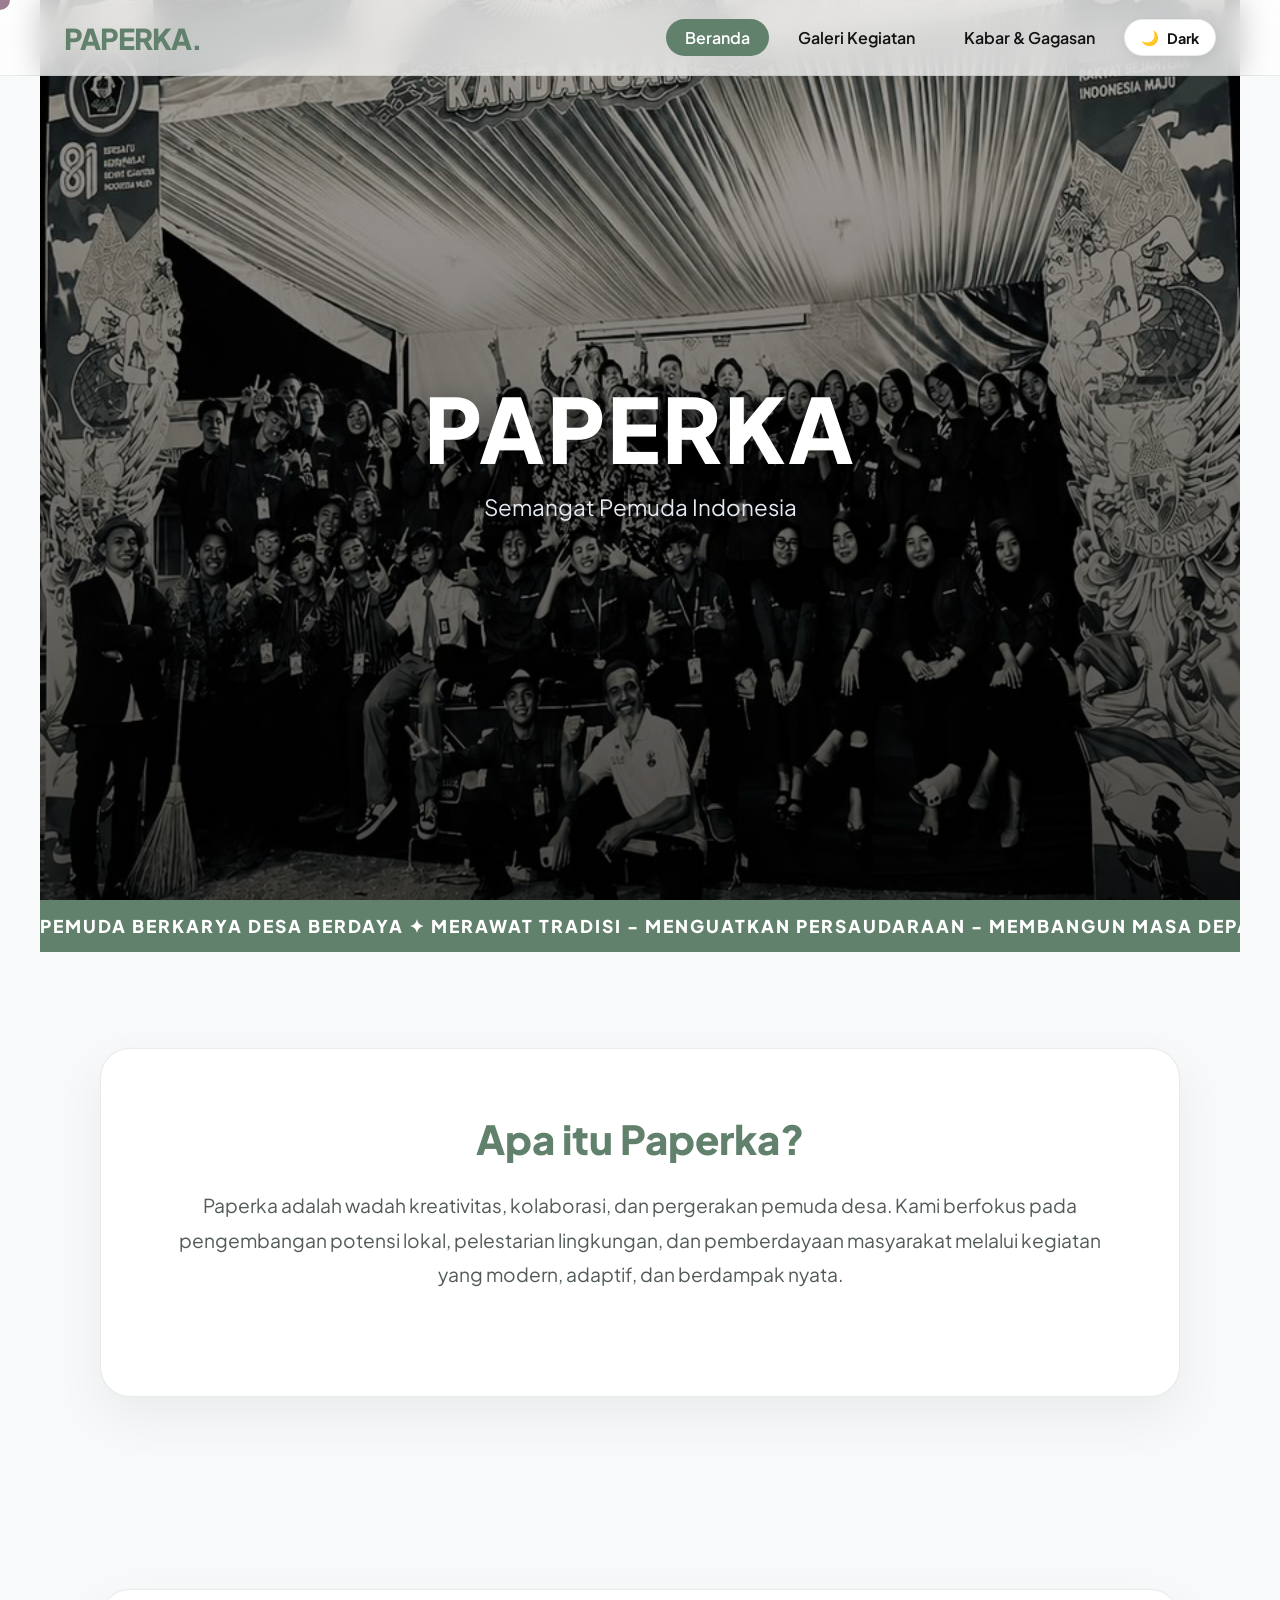
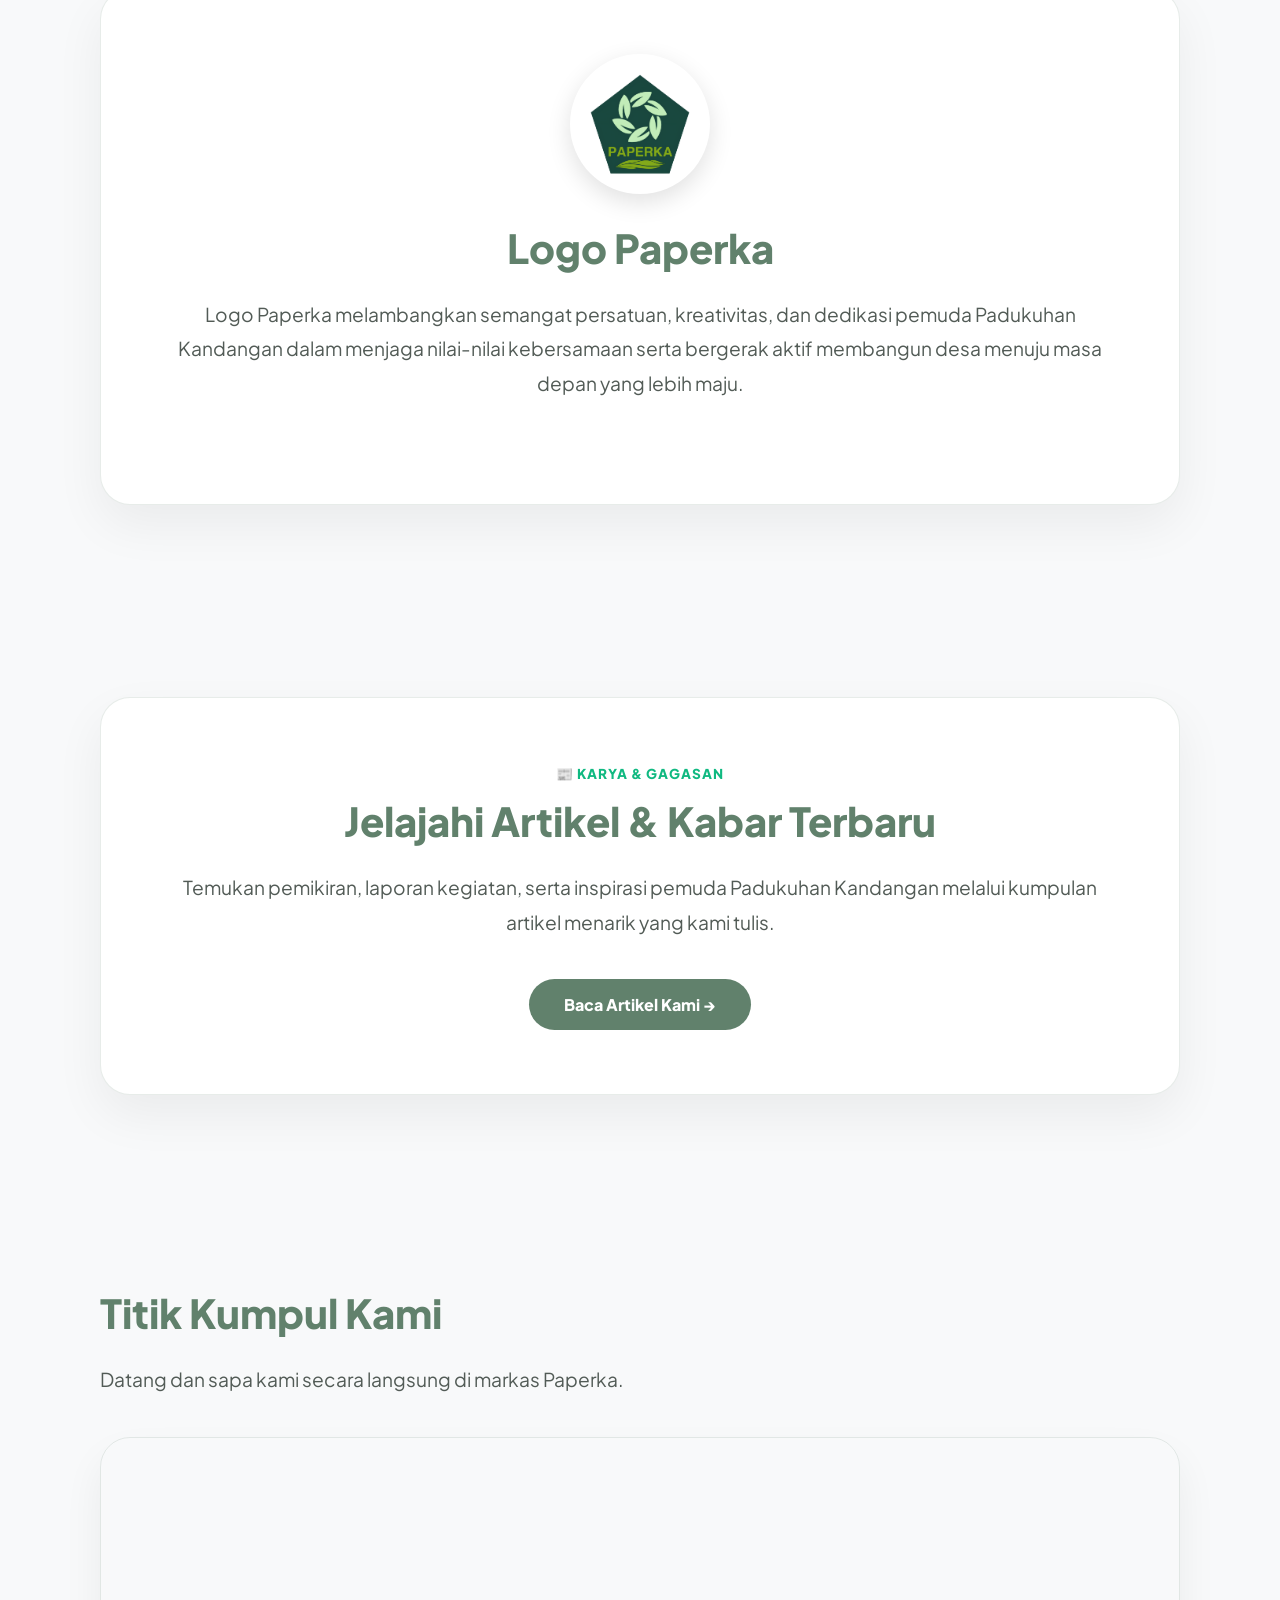
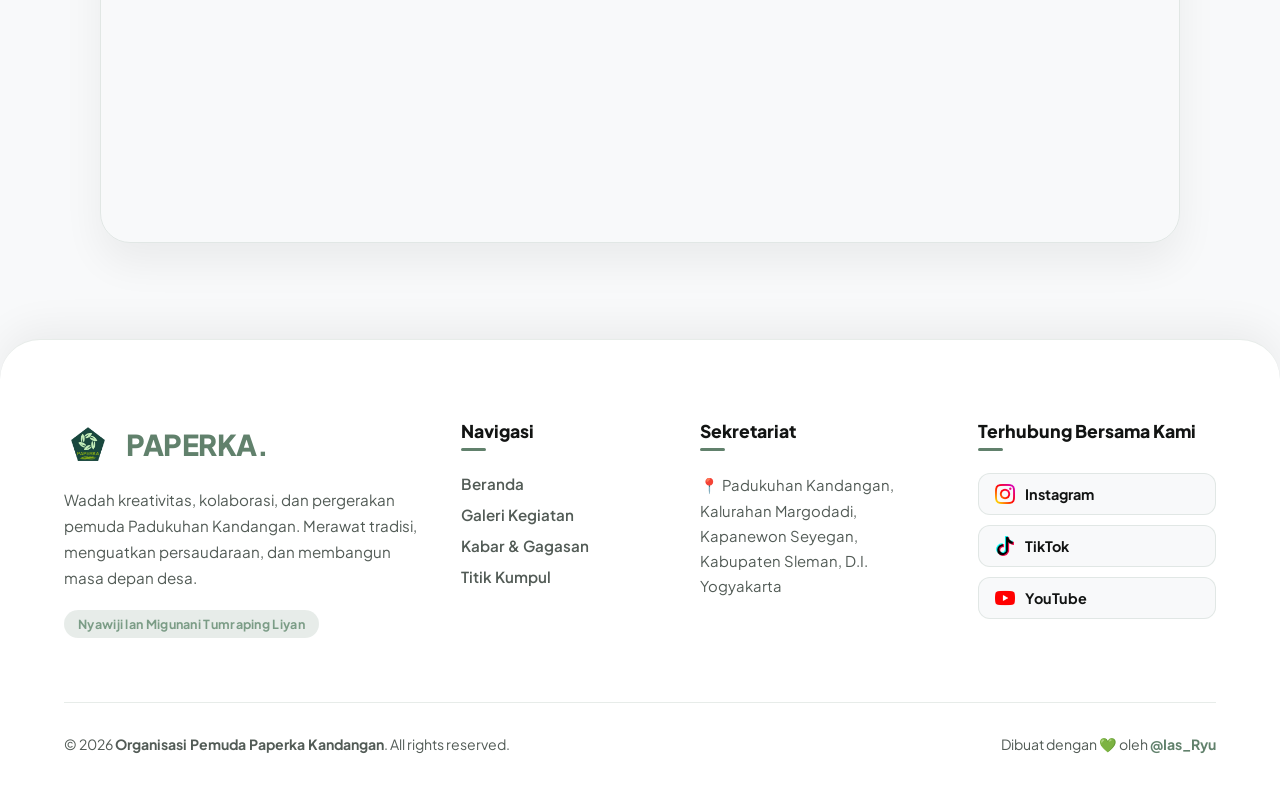
<file: index.html>
<!DOCTYPE html>
<html lang="id">
<head>
    <meta charset="UTF-8">
    <script>
        if (location.hostname !== 'paperka.my.id' && location.hostname.endsWith('github.io')) {
            location.replace('https://paperka.my.id' + location.pathname + location.search + location.hash);
        }
    </script>
    <meta name="description" content="Paperka adalah wadah kreativitas, kolaborasi, dan pergerakan pemuda desa Kandangan.">
    <meta property="og:title" content="Paperka Kandangan">
    <meta property="og:description" content="Wadah kreativitas, kolaborasi, dan pergerakan pemuda desa Kandangan.">
    <meta property="og:image" content="https://paperka.my.id/asset/bg.jpg">
    <meta property="og:type" content="website">
    <link rel="icon" type="image/png" href="/asset/icon.png">

    <!-- Mengizinkan robot Google mengindeks halaman ini -->
    <meta name="robots" content="index, follow">
    <!-- Tautan resmi halaman -->
    <link rel="canonical" href="https://paperka.my.id/">
    <meta name="viewport" content="width=device-width, initial-scale=1.0">
    <title>Beranda - Paperka</title>
    <!-- Koneksi ke CSS -->
    <link rel="stylesheet" href="/style.css">
    <!-- Font -->
    <link href="https://fonts.googleapis.com/css2?family=Plus+Jakarta+Sans:wght@400;600;800;900&display=swap" rel="stylesheet">
    <!-- Script -->
    <script type="application/ld+json">
{
  "@context": "https://schema.org",
  "@type": "Organization",
  "name": "Paperka Kandangan",
  "alternateName": "Paperka Kandangan",
  "url": "https://paperka.my.id",
  "logo": "https://paperka.my.id/asset/icon.png",
  "description": "Wadah kreativitas, kolaborasi, dan pergerakan pemuda Desa Kandangan.",
  "telephone": "+62xxxxxxxxxx",
  "email": "paperkakandangan@gmail.com",
  "address": {
    "@type": "PostalAddress",
    "addressLocality": "Kandangan",
    "addressCountry": "ID"
  },
  "sameAs": [
    "https://www.instagram.com/kandanganpaperka",
    "https://www.tiktok.com/@paperkakandangan",
    "https://youtube.com/@paperkakandangan"
  ]
}
</script>
</head>
<body>

    <!-- Custom Cursor -->
    <div class="custom-cursor"></div>

    <!-- Navigasi -->
    <nav class="navbar">
        <div class="nav-container">
            <a href="/" class="logo">PAPERKA.</a>
            
            <div class="menu-toggle" id="mobile-menu" aria-label="Buka Menu Navigasi" role="button" tabindex="0">
                <span class="bar"></span>
                <span class="bar"></span>
                <span class="bar"></span>
            </div>

            <ul class="nav-menu">
                <li class="nav-logo-item">
                    <img src="/asset/icon.png" alt="Logo Paperka" class="nav-menu-logo">
                </li>
                <li><a href="/" class="nav-links active hover-target">Beranda</a></li>
                <li><a href="/galeri" class="nav-links hover-target">Galeri Kegiatan</a></li>
                <li><a href="/artikel" class="nav-links hover-target">Kabar & Gagasan</a></li>
                <!-- Tombol Switch Dark/Light Mode -->
                <li>
                    <button class="theme-toggle-btn hover-target" id="themeToggle" aria-label="Toggle Theme">
                        <span class="theme-icon">🌙</span>
                        <span class="theme-text">Dark</span>
                    </button>
                </li>
                <li class="nav-credit-item">
                    <span class="nav-credit-text">Made by @ias_Ryu</span>
                </li>
            </ul>
        </div>
    </nav>

    <!-- Overlay Backdrop (Efek Blur Belakang Navigasi) -->
    <div class="menu-overlay" id="menuOverlay"></div>

    <!-- Konten Utama -->
    <main>
        <!-- Hero Section Full Width -->
        <section class="hero hidden">
            <div class="hero-overlay"></div>
            <div class="hero-content">
                <h1 class="hero-title">PAPERKA</h1>
                <p class="hero-subtitle">Semangat Pemuda Indonesia</p>
            </div>
        </section>

        <!-- Marquee Running Text -->
        <div class="marquee-container">
            <div class="marquee-content">
                <span>PEMUDA BERKARYA DESA BERDAYA ✦ MERAWAT TRADISI - MENGUATKAN PERSAUDARAAN - MEMBANGUN MASA DEPAN ✦ PAPERKA KANDANGAN ✦ NYAWIJI LAN MIGUNANI TUMRAPING LIYAN ✦ </span>
                <span>PEMUDA BERKARYA DESA BERDAYA ✦ MERAWAT TRADISI - MENGUATKAN PERSAUDARAAN - MEMBANGUN MASA DEPAN ✦ PAPERKA KANDANGAN ✦ NYAWIJI LAN MIGUNANI TUMRAPING LIYAN ✦ </span>
            </div>
        </div>

        <!-- Section Tentang -->
        <section id="tentang" class="about hidden">
            <div class="about-card">
                <h2>Apa itu Paperka?</h2>
                <p>
                    Paperka adalah wadah kreativitas, kolaborasi, dan pergerakan pemuda desa. 
                    Kami berfokus pada pengembangan potensi lokal, pelestarian lingkungan, dan 
                    pemberdayaan masyarakat melalui kegiatan yang modern, adaptif, dan berdampak nyata.
                </p>
            </div>
        </section>

        <!-- Section Logo & Identitas Paperka -->
        <section id="identitas" class="about hidden">
            <div class="about-card logo-display-card">
                <div class="logo-wrapper">
                    <img src="/asset/icon.png" alt="Logo Paperka Kandangan" class="paperka-main-logo hover-target">
                </div>
                <h2>Logo Paperka</h2>
                <p>
                    Logo Paperka melambangkan semangat persatuan, kreativitas, dan dedikasi pemuda Padukuhan Kandangan 
                    dalam menjaga nilai-nilai kebersamaan serta bergerak aktif membangun desa menuju masa depan yang lebih maju.
                </p>
            </div>
        </section>

        <!-- Section Ajakan Membaca Artikel (CTA) -->
        <section id="ajakan-artikel" class="about hidden">
            <div class="about-card article-cta-card">
                <span class="section-tag">📰 KARYA & GAGASAN</span>
                <h2>Jelajahi Artikel & Kabar Terbaru</h2>
                <p>
                    Temukan pemikiran, laporan kegiatan, serta inspirasi pemuda Padukuhan Kandangan 
                    melalui kumpulan artikel menarik yang kami tulis.
                </p>
                <a href="/artikel" class="btn-primary hover-target">Baca Artikel Kami &rarr;</a>
            </div>
        </section>

        <!-- Section Lokasi Maps -->
        <section id="lokasi" class="location hidden">
            <h2>Titik Kumpul Kami</h2>
            <p>Datang dan sapa kami secara langsung di markas Paperka.</p>
            <div class="map-container hover-target">
                <iframe 
                    src="https://maps.google.com/maps?q=-7.743127,110.288868&z=16&output=embed" 
                    width="100%" height="400" style="border:0;" allowfullscreen="" loading="lazy">
                </iframe>
            </div>
        </section>
    </main>

    <!-- Footer -->
    <footer class="site-footer">
        <div class="footer-container">
            <!-- Grid Kolom Footer -->
            <div class="footer-grid">
                
                <!-- Kolom 1: Profil & Deskripsi -->
                <div class="footer-col footer-brand">
                    <div class="brand-header">
                        <img src="/asset/icon.png" alt="Logo Paperka" class="footer-logo hover-target">
                        <h3 class="brand-title">PAPERKA.</h3>
                    </div>
                    <p class="brand-desc">
                        Wadah kreativitas, kolaborasi, dan pergerakan pemuda Padukuhan Kandangan. Merawat tradisi, menguatkan persaudaraan, dan membangun masa depan desa.
                    </p>
                    <span class="motto-badge">Nyawiji lan Migunani Tumraping Liyan</span>
                </div>

                <!-- Kolom 2: Navigasi Cepat -->
                <div class="footer-col">
                    <h4 class="footer-heading">Navigasi</h4>
                    <ul class="footer-links">
                        <li><a href="/" class="hover-target">Beranda</a></li>
                        <li><a href="/galeri" class="hover-target">Galeri Kegiatan</a></li>
                        <li><a href="/artikel" class="hover-target">Kabar & Gagasan</a></li>
                        <li><a href="/#lokasi" class="hover-target">Titik Kumpul</a></li>
                    </ul>
                </div>

                <!-- Kolom 3: Informasi Wilayah -->
                <div class="footer-col">
                    <h4 class="footer-heading">Sekretariat</h4>
                    <p class="location-text">
                        📍 Padukuhan Kandangan,<br>
                        Kalurahan Margodadi, Kapanewon Seyegan,<br>
                        Kabupaten Sleman, D.I. Yogyakarta
                    </p>
                </div>

                <!-- Kolom 4: Media Sosial -->
                <div class="footer-col">
                    <h4 class="footer-heading">Terhubung Bersama Kami</h4>
                    <div class="footer-socials">
                        <a href="https://www.instagram.com/kandanganpaperka" target="_blank" rel="noopener noreferrer" class="social-btn hover-target" aria-label="Instagram Paperka">
                            <span class="social-icon">
                                <img src="/asset/instagram.png" alt="Instagram">
                            </span>
                            <span>Instagram</span>
                        </a>
                        <a href="https://www.tiktok.com/@paperkakandangan" target="_blank" rel="noopener noreferrer" class="social-btn hover-target" aria-label="TikTok Paperka">
                            <span class="social-icon">
                                <img src="/asset/tiktok.png" alt="tiktok">
                            </span>
                            <span>TikTok</span>
                        </a>
                        <a href="https://youtube.com/@paperkakandangan" target="_blank" rel="noopener noreferrer" class="social-btn hover-target" aria-label="YouTube Paperka">
                            <span class="social-icon">
                                <img src="/asset/youtube.png" alt="youtube">
                            </span>
                            <span>YouTube</span>
                        </a>
                    </div>
                </div>

            </div>

            <!-- Bagian Bawah Footer (Copyright & Credit) -->
            <div class="footer-bottom">
                <p class="copyright">&copy; 2026 <strong>Organisasi Pemuda Paperka Kandangan</strong>. All rights reserved.</p>
                <p class="developer-credit">Dibuat dengan 💚 oleh <a href="https://instagram.com/ias_ryu" target="_blank" rel="noopener noreferrer" class="hover-target">@Ias_Ryu</a></p>
            </div>
        </div>
    </footer>

    <!-- Tombol Back to Top -->
    <button id="backToTop" class="back-to-top hover-target" aria-label="Ke Atas">↑</button>

    <!-- Koneksi ke JavaScript -->
    <script src="/script.js"></script>
</body>
</html>
</file>
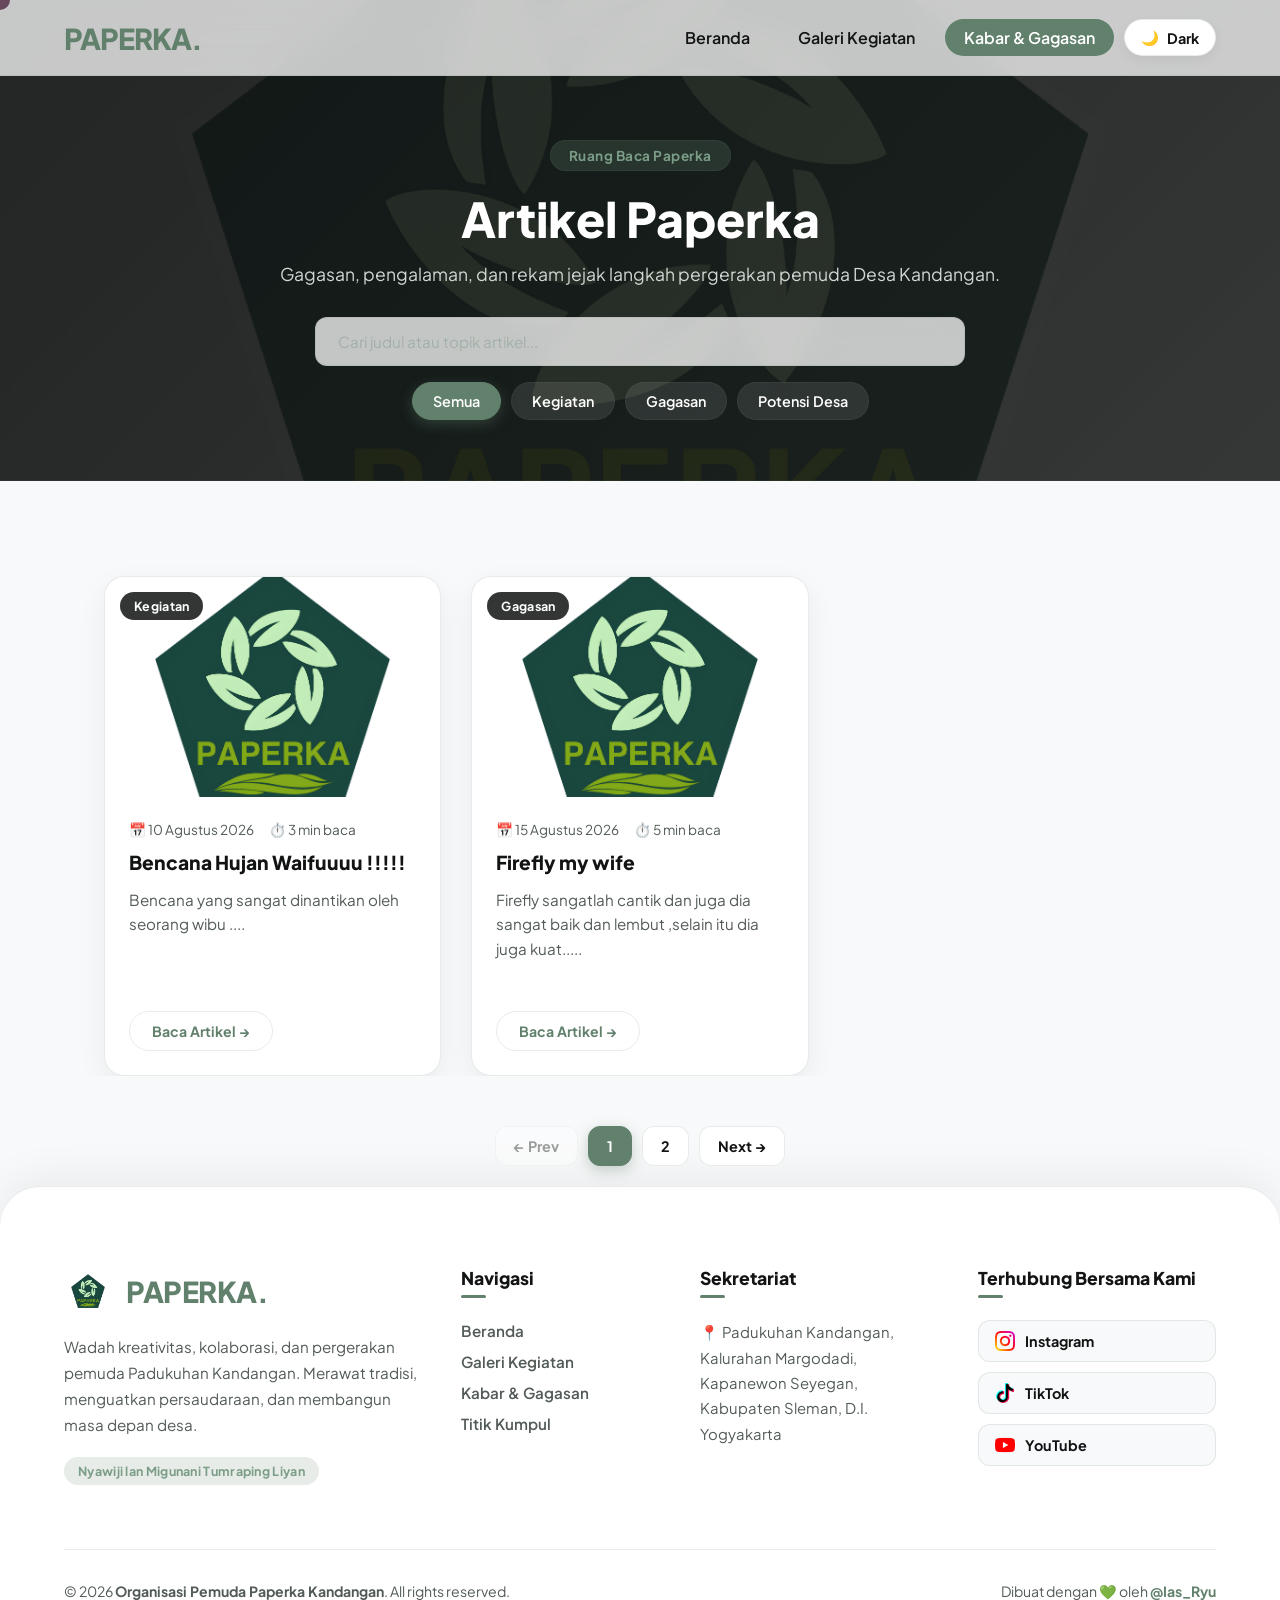
<file: artikel/index.html>
<!DOCTYPE html>
<html lang="id">
<head>
    <meta charset="UTF-8">
    <script>
        if (location.hostname !== 'paperka.my.id' && location.hostname.endsWith('github.io')) {
            location.replace('https://paperka.my.id' + location.pathname + location.search + location.hash);
        }
    </script>
    <meta name="viewport" content="width=device-width, initial-scale=1.0">
    <title>Kabar & Gagasan - Paperka</title>
    
    <!-- Favicon -->
    <link rel="icon" type="image/png" href="/asset/icon.png">

    <!-- SEO Meta -->
    <meta name="description" content="Kumpulan artikel, cerita inspiratif, dan gagasan pergerakan pemuda Desa Kandangan.">
    <meta name="robots" content="index, follow">
    <link rel="canonical" href="https://paperka.my.id/artikel">

    <!-- Open Graph Meta -->
    <meta property="og:title" content="Artikel & Wawasan - Paperka Kandangan">
    <meta property="og:description" content="Kumpulan artikel, cerita inspiratif, dan gagasan pergerakan pemuda Desa Kandangan.">
    <meta property="og:image" content="https://paperka.my.id/asset/bg.jpg">
    <meta property="og:url" content="https://paperka.my.id/artikel">
    <meta property="og:type" content="website">

    <!-- Koneksi ke CSS -->
    <link rel="stylesheet" href="/style.css">

    <!-- Font -->
    <link href="https://fonts.googleapis.com/css2?family=Plus+Jakarta+Sans:wght@400;600;800;900&display=swap" rel="stylesheet">
</head>
<body>

    <!-- Custom Cursor -->
    <div class="custom-cursor"></div>

    <!-- Navigasi -->
    <nav class="navbar">
        <div class="nav-container">
            <a href="/" class="logo">PAPERKA.</a>
            
            <div class="menu-toggle" id="mobile-menu" aria-label="Buka Menu Navigasi" role="button" tabindex="0">
                <span class="bar"></span>
                <span class="bar"></span>
                <span class="bar"></span>
            </div>

            <ul class="nav-menu">
                <li class="nav-logo-item">
                    <img src="/asset/icon.png" alt="Logo Paperka" class="nav-menu-logo">
                </li>
                <li><a href="/" class="nav-links hover-target">Beranda</a></li>
                <li><a href="/galeri" class="nav-links hover-target">Galeri Kegiatan</a></li>
                <li><a href="/artikel" class="nav-links active hover-target">Kabar & Gagasan</a></li>
                <!-- Tombol Switch Dark/Light Mode -->
                <li>
                    <button class="theme-toggle-btn hover-target" id="themeToggle" aria-label="Toggle Theme">
                        <span class="theme-icon">🌙</span>
                        <span class="theme-text">Dark</span>
                    </button>
                </li>
                <li class="nav-credit-item">
                    <span class="nav-credit-text">Made by @ias_Ryu</span>
                </li>
            </ul>
        </div>
    </nav>

    <!-- Overlay Backdrop -->
    <div class="menu-overlay" id="menuOverlay"></div>

    <!-- ================= HERO ARTIKEL ================= -->
    <section class="article-hero">
        <div class="hero-content">
            <span class="badge">Ruang Baca Paperka</span>
            <h1>Artikel Paperka</h1>
            <p>Gagasan, pengalaman, dan rekam jejak langkah pergerakan pemuda Desa Kandangan.</p>
            
            <!-- Filter & Pencarian -->
            <div class="search-filter-box">
                <input type="text" id="search-input" placeholder="Cari judul atau topik artikel..." class="search-input">
                <div class="category-buttons">
                    <button class="filter-btn active" data-category="all">Semua</button>
                    <button class="filter-btn" data-category="kegiatan">Kegiatan</button>
                    <button class="filter-btn" data-category="opini">Gagasan</button>
                    <button class="filter-btn" data-category="desa">Potensi Desa</button>
                </div>
            </div>
        </div>
    </section>

    <!-- ================= UTAMA: DAFTAR ARTIKEL ================= -->
    <main class="article-container">

        <!-- Artikel Utama / Featured Article -->
        <section class="featured-article">
            <article class="article-card" data-id="1" data-category="opini">
                <div class="card-image">
                    <img src="/asset/icon.png" alt="Peran Paperka dalam Membangun Masyarakat di Padukuhan Kandangan" loading="lazy">
                    <span class="category-tag">Gagasan</span>
                </div>
                <div class="card-body">
                    <div class="article-meta">
                        <span class="date">📅 26 Agustus 2026</span>
                        <span class="read-time">⏱️ 10 min baca</span>
                    </div>
                    <h3>Peran Paperka dalam Membangun Masyarakat di Padukuhan Kandangan</h3>
                    <p class="excerpt">Paperka (Karang Taruna) merupakan pilar penting dalam menggerakkan roda pembangunan sosial, ekonomi, dan budaya di Padukuhan Kandangan...</p>
                    <button class="btn-read-more read-btn hover-target" data-id="1">Baca Artikel &rarr;</button>
                </div>
            </article>
        </section>

        <!-- Grid Kartu Artikel -->
        <section class="article-grid" id="article-grid">

            <!-- Kartu Artikel 2 -->
            <article class="article-card" data-id="2" data-category="desa">
                <div class="card-image">
                    <img src="/asset/icon.png" alt="Potensi Desa" loading="lazy">
                    <span class="category-tag">Potensi Desa</span>
                </div>
                <div class="card-body">
                    <div class="article-meta">
                        <span class="date">📅 20 Agustus 2026</span>
                        <span class="read-time">⏱️ 3 min baca</span>
                    </div>
                    <h3>Kenapa Prabowo adalah monokotil</h3>
                    <p class="excerpt">Prabowo Disebut Monokotil karena ....</p>
                    <button class="btn-read-more read-btn hover-target" data-id="2">Baca Artikel &rarr;</button>
                </div>
            </article>

            <!-- Kartu Artikel 3 -->
            <article class="article-card" data-id="3" data-category="opini">
                <div class="card-image">
                    <img src="/asset/icon.png" alt="Gagasan Pemuda" loading="lazy">
                    <span class="category-tag">Gagasan</span>
                </div>
                <div class="card-body">
                    <div class="article-meta">
                        <span class="date">📅 15 Agustus 2026</span>
                        <span class="read-time">⏱️ 5 min baca</span>
                    </div>
                    <h3>Firefly my wife</h3>
                    <p class="excerpt">Firefly sangatlah cantik dan juga dia sangat baik dan lembut ,selain itu dia juga kuat.....</p>
                    <button class="btn-read-more read-btn hover-target" data-id="3">Baca Artikel &rarr;</button>
                </div>
            </article>

            <!-- Kartu Artikel 4 -->
            <article class="article-card" data-id="4" data-category="kegiatan">
                <div class="card-image">
                    <img src="/asset/icon.png" alt="Aksi Hijau" loading="lazy">
                    <span class="category-tag">Kegiatan</span>
                </div>
                <div class="card-body">
                    <div class="article-meta">
                        <span class="date">📅 10 Agustus 2026</span>
                        <span class="read-time">⏱️ 3 min baca</span>
                    </div>
                    <h3>Bencana Hujan Waifuuuu !!!!!</h3>
                    <p class="excerpt">Bencana yang sangat dinantikan oleh seorang wibu ....</p>
                    <button class="btn-read-more read-btn hover-target" data-id="4">Baca Artikel &rarr;</button>
                </div>
            </article>

        </section>
    </main>

    <!-- ================= KONTROL PAGINASI ================= -->
    <div class="pagination" id="pagination"></div>

    <!-- ================= MODAL / JENDELA BACA ARTIKEL LENGKAP ================= -->
    <div class="article-modal" id="article-modal" aria-hidden="true">
        <div class="modal-overlay" id="modal-overlay"></div>
        <div class="modal-content">
            <button class="modal-close hover-target" id="modal-close" aria-label="Tutup Artikel">&times;</button>
            <div class="modal-body" id="modal-body-content"></div>
        </div>
    </div>

    <!-- Footer -->
    <footer class="site-footer">
        <div class="footer-container">
            <!-- Grid Kolom Footer -->
            <div class="footer-grid">
                
                <!-- Kolom 1: Profil & Deskripsi -->
                <div class="footer-col footer-brand">
                    <div class="brand-header">
                        <img src="/asset/icon.png" alt="Logo Paperka" class="footer-logo hover-target">
                        <h3 class="brand-title">PAPERKA.</h3>
                    </div>
                    <p class="brand-desc">
                        Wadah kreativitas, kolaborasi, dan pergerakan pemuda Padukuhan Kandangan. Merawat tradisi, menguatkan persaudaraan, dan membangun masa depan desa.
                    </p>
                    <span class="motto-badge">Nyawiji lan Migunani Tumraping Liyan</span>
                </div>

                <!-- Kolom 2: Navigasi Cepat -->
                <div class="footer-col">
                    <h4 class="footer-heading">Navigasi</h4>
                    <ul class="footer-links">
                        <li><a href="/" class="hover-target">Beranda</a></li>
                        <li><a href="/galeri" class="hover-target">Galeri Kegiatan</a></li>
                        <li><a href="/artikel" class="hover-target">Kabar & Gagasan</a></li>
                        <li><a href="/#lokasi" class="hover-target">Titik Kumpul</a></li>
                    </ul>
                </div>

                <!-- Kolom 3: Informasi Wilayah -->
                <div class="footer-col">
                    <h4 class="footer-heading">Sekretariat</h4>
                    <p class="location-text">
                        📍 Padukuhan Kandangan,<br>
                        Kalurahan Margodadi, Kapanewon Seyegan,<br>
                        Kabupaten Sleman, D.I. Yogyakarta
                    </p>
                </div>

                <!-- Kolom 4: Media Sosial -->
                <div class="footer-col">
                    <h4 class="footer-heading">Terhubung Bersama Kami</h4>
                    <div class="footer-socials">
                        <a href="https://www.instagram.com/kandanganpaperka" target="_blank" rel="noopener noreferrer" class="social-btn hover-target" aria-label="Instagram Paperka">
                            <span class="social-icon">
                                <img src="/asset/instagram.png" alt="Instagram">
                            </span>
                            <span>Instagram</span>
                        </a>
                        <a href="https://www.tiktok.com/@paperkakandangan" target="_blank" rel="noopener noreferrer" class="social-btn hover-target" aria-label="TikTok Paperka">
                            <span class="social-icon">
                                <img src="/asset/tiktok.png" alt="tiktok">
                            </span>
                            <span>TikTok</span>
                        </a>
                        <a href="https://youtube.com/@paperkakandangan" target="_blank" rel="noopener noreferrer" class="social-btn hover-target" aria-label="YouTube Paperka">
                            <span class="social-icon">
                                <img src="/asset/youtube.png" alt="youtube">
                            </span>
                            <span>YouTube</span>
                        </a>
                    </div>
                </div>
            </div>

            <!-- Bagian Bawah Footer (Copyright & Credit) -->
            <div class="footer-bottom">
                <p class="copyright">&copy; 2026 <strong>Organisasi Pemuda Paperka Kandangan</strong>. All rights reserved.</p>
                <p class="developer-credit">Dibuat dengan 💚 oleh <a href="https://instagram.com/ias_ryu" target="_blank" rel="noopener noreferrer" class="hover-target">@Ias_Ryu</a></p>
            </div>
        </div>
    </footer>

    <!-- Tombol Back to Top -->
    <button id="backToTop" class="back-to-top hover-target" aria-label="Ke Atas">↑</button>

    <!-- Koneksi ke JavaScript -->
    <script src="/script.js"></script>
    <script src="/articles-data.js"></script>
    <script src="/scriptartikel.js"></script>
</body>
</html>
</file>
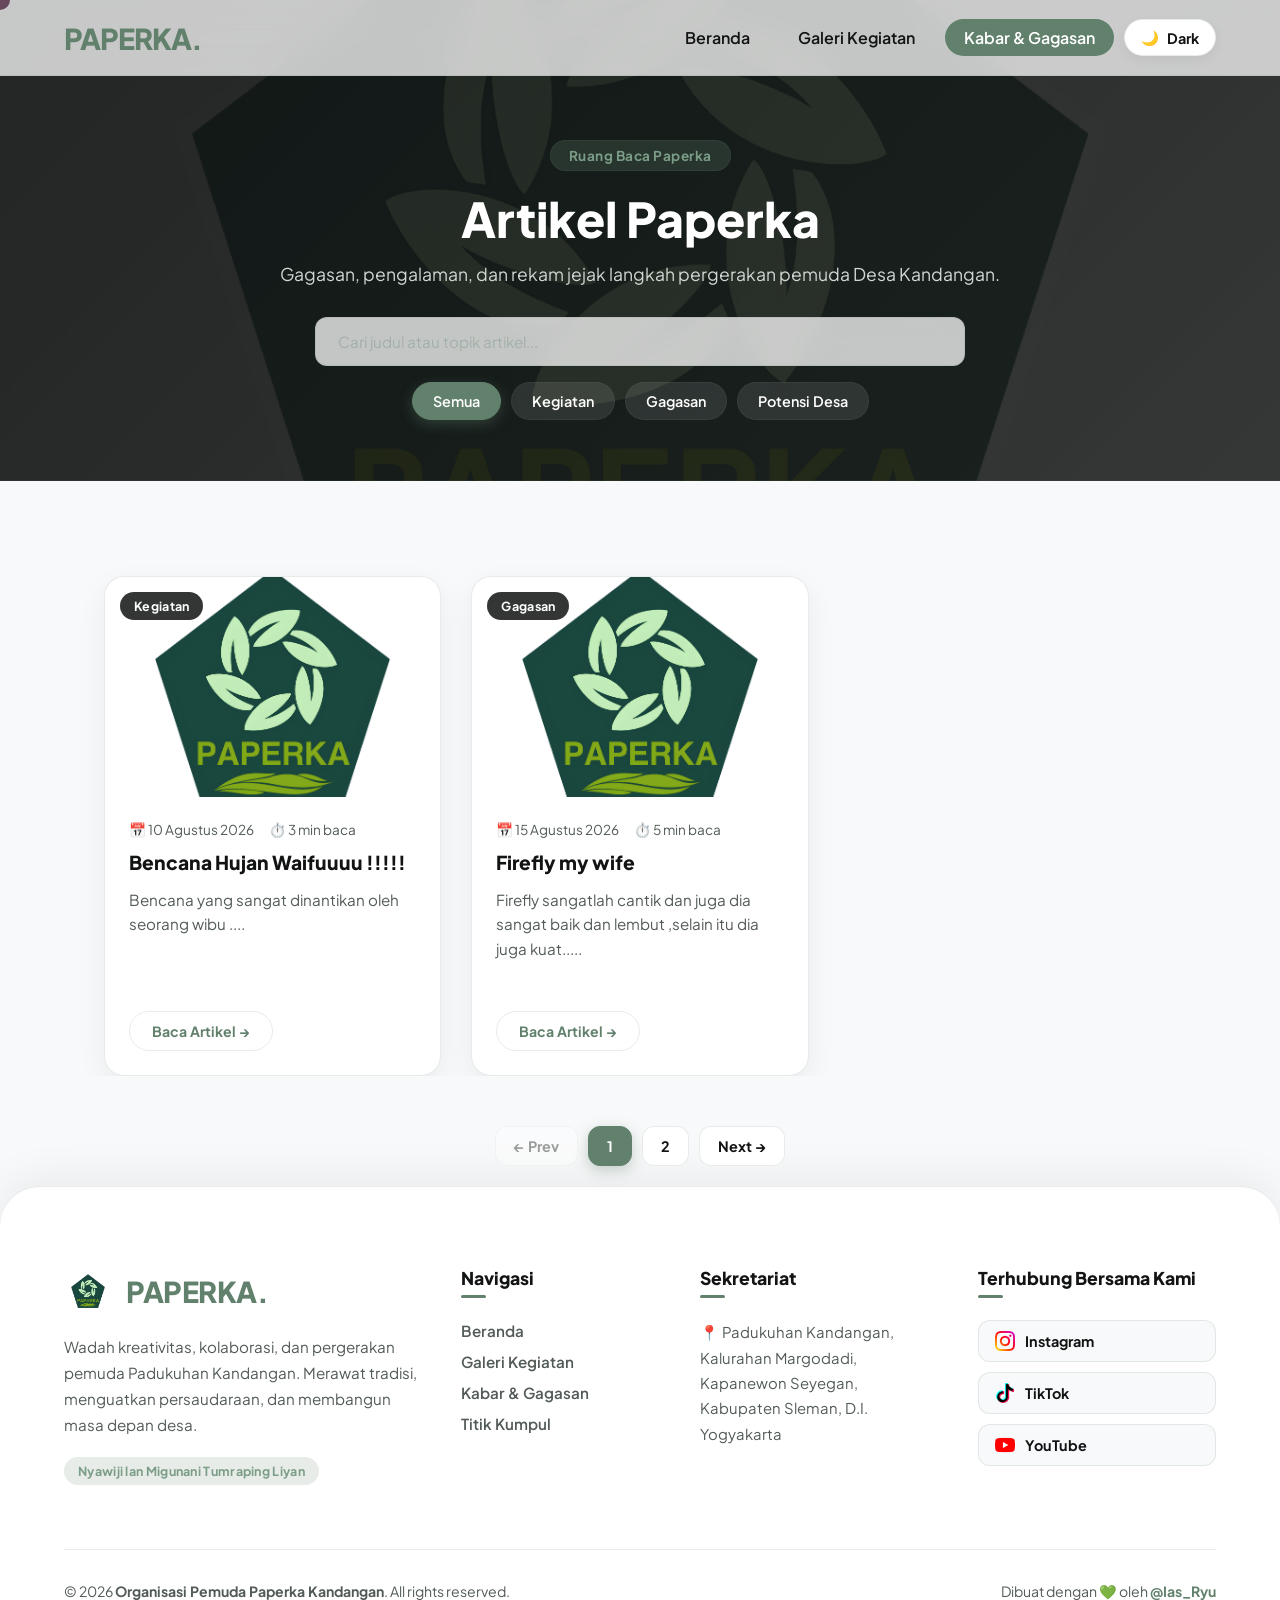
<file: artikel.html>
<!DOCTYPE html>
<html lang="id">
<head>
    <meta charset="UTF-8">
    <meta name="viewport" content="width=device-width, initial-scale=1.0">
    <title>Kabar & Gagasan - Paperka</title>
    
    <!-- Favicon -->
    <link rel="icon" type="image/png" href="asset/icon.png">

    <!-- SEO Meta -->
    <meta name="description" content="Kumpulan artikel, cerita inspiratif, dan gagasan pergerakan pemuda Desa Kandangan.">
    <meta name="robots" content="index, follow">
    <link rel="canonical" href="https://paperka.my.id/artikel.html">

    <!-- Open Graph Meta -->
    <meta property="og:title" content="Artikel & Wawasan - Paperka Kandangan">
    <meta property="og:description" content="Kumpulan artikel, cerita inspiratif, dan gagasan pergerakan pemuda Desa Kandangan.">
    <meta property="og:image" content="https://paperka.my.id/asset/bg.jpg">
    <meta property="og:url" content="https://paperka.my.id/artikel.html">
    <meta property="og:type" content="website">

    <!-- Koneksi ke CSS -->
    <link rel="stylesheet" href="style.css">

    <!-- Font -->
    <link href="https://fonts.googleapis.com/css2?family=Plus+Jakarta+Sans:wght@400;600;800;900&display=swap" rel="stylesheet">
</head>
<body>

    <!-- Custom Cursor -->
    <div class="custom-cursor"></div>

    <!-- Navigasi -->
    <nav class="navbar">
        <div class="nav-container">
            <a href="index.html" class="logo">PAPERKA.</a>
            
            <div class="menu-toggle" id="mobile-menu" aria-label="Buka Menu Navigasi" role="button" tabindex="0">
                <span class="bar"></span>
                <span class="bar"></span>
                <span class="bar"></span>
            </div>

            <ul class="nav-menu">
                <li class="nav-logo-item">
                    <img src="asset/icon.png" alt="Logo Paperka" class="nav-menu-logo">
                </li>
                <li><a href="index.html" class="nav-links hover-target">Beranda</a></li>
                <li><a href="dokumentasi.html" class="nav-links hover-target">Galeri Kegiatan</a></li>
                <li><a href="artikel.html" class="nav-links active hover-target">Kabar & Gagasan</a></li>
                <!-- Tombol Switch Dark/Light Mode -->
                <li>
                    <button class="theme-toggle-btn hover-target" id="themeToggle" aria-label="Toggle Theme">
                        <span class="theme-icon">🌙</span>
                        <span class="theme-text">Dark</span>
                    </button>
                </li>
                <li class="nav-credit-item">
                    <span class="nav-credit-text">Made by @ias_Ryu</span>
                </li>
            </ul>
        </div>
    </nav>

    <!-- Overlay Backdrop -->
    <div class="menu-overlay" id="menuOverlay"></div>

    <!-- ================= HERO ARTIKEL ================= -->
    <section class="article-hero">
        <div class="hero-content">
            <span class="badge">Ruang Baca Paperka</span>
            <h1>Artikel Paperka</h1>
            <p>Gagasan, pengalaman, dan rekam jejak langkah pergerakan pemuda Desa Kandangan.</p>
            
            <!-- Filter & Pencarian -->
            <div class="search-filter-box">
                <input type="text" id="search-input" placeholder="Cari judul atau topik artikel..." class="search-input">
                <div class="category-buttons">
                    <button class="filter-btn active" data-category="all">Semua</button>
                    <button class="filter-btn" data-category="kegiatan">Kegiatan</button>
                    <button class="filter-btn" data-category="opini">Gagasan</button>
                    <button class="filter-btn" data-category="desa">Potensi Desa</button>
                </div>
            </div>
        </div>
    </section>

    <!-- ================= UTAMA: DAFTAR ARTIKEL ================= -->
    <main class="article-container">

        <!-- Artikel Utama / Featured Article -->
        <section class="featured-article">
            <article class="article-card" data-id="1" data-category="opini">
                <div class="card-image">
                    <img src="asset/icon.png" alt="Peran Paperka dalam Membangun Masyarakat di Padukuhan Kandangan" loading="lazy">
                    <span class="category-tag">Gagasan</span>
                </div>
                <div class="card-body">
                    <div class="article-meta">
                        <span class="date">📅 26 Agustus 2026</span>
                        <span class="read-time">⏱️ 10 min baca</span>
                    </div>
                    <h3>Peran Paperka dalam Membangun Masyarakat di Padukuhan Kandangan</h3>
                    <p class="excerpt">Paperka (Karang Taruna) merupakan pilar penting dalam menggerakkan roda pembangunan sosial, ekonomi, dan budaya di Padukuhan Kandangan...</p>
                    <button class="btn-read-more read-btn hover-target" data-id="1">Baca Artikel &rarr;</button>
                </div>
            </article>
        </section>

        <!-- Grid Kartu Artikel -->
        <section class="article-grid" id="article-grid">

            <!-- Kartu Artikel 2 -->
            <article class="article-card" data-id="2" data-category="desa">
                <div class="card-image">
                    <img src="asset/icon.png" alt="Potensi Desa" loading="lazy">
                    <span class="category-tag">Potensi Desa</span>
                </div>
                <div class="card-body">
                    <div class="article-meta">
                        <span class="date">📅 20 Agustus 2026</span>
                        <span class="read-time">⏱️ 3 min baca</span>
                    </div>
                    <h3>Kenapa Prabowo adalah monokotil</h3>
                    <p class="excerpt">Prabowo Disebut Monokotil karena ....</p>
                    <button class="btn-read-more read-btn hover-target" data-id="2">Baca Artikel &rarr;</button>
                </div>
            </article>

            <!-- Kartu Artikel 3 -->
            <article class="article-card" data-id="3" data-category="opini">
                <div class="card-image">
                    <img src="asset/icon.png" alt="Gagasan Pemuda" loading="lazy">
                    <span class="category-tag">Gagasan</span>
                </div>
                <div class="card-body">
                    <div class="article-meta">
                        <span class="date">📅 15 Agustus 2026</span>
                        <span class="read-time">⏱️ 5 min baca</span>
                    </div>
                    <h3>Firefly my wife</h3>
                    <p class="excerpt">Firefly sangatlah cantik dan juga dia sangat baik dan lembut ,selain itu dia juga kuat.....</p>
                    <button class="btn-read-more read-btn hover-target" data-id="3">Baca Artikel &rarr;</button>
                </div>
            </article>

            <!-- Kartu Artikel 4 -->
            <article class="article-card" data-id="4" data-category="kegiatan">
                <div class="card-image">
                    <img src="asset/icon.png" alt="Aksi Hijau" loading="lazy">
                    <span class="category-tag">Kegiatan</span>
                </div>
                <div class="card-body">
                    <div class="article-meta">
                        <span class="date">📅 10 Agustus 2026</span>
                        <span class="read-time">⏱️ 3 min baca</span>
                    </div>
                    <h3>Bencana Hujan Waifuuuu !!!!!</h3>
                    <p class="excerpt">Bencana yang sangat dinantikan oleh seorang wibu ....</p>
                    <button class="btn-read-more read-btn hover-target" data-id="4">Baca Artikel &rarr;</button>
                </div>
            </article>

        </section>
    </main>

    <!-- ================= KONTROL PAGINASI ================= -->
    <div class="pagination" id="pagination"></div>

    <!-- ================= MODAL / JENDELA BACA ARTIKEL LENGKAP ================= -->
    <div class="article-modal" id="article-modal" aria-hidden="true">
        <div class="modal-overlay" id="modal-overlay"></div>
        <div class="modal-content">
            <button class="modal-close hover-target" id="modal-close" aria-label="Tutup Artikel">&times;</button>
            <div class="modal-body" id="modal-body-content"></div>
        </div>
    </div>

    <!-- Footer -->
    <footer class="site-footer">
        <div class="footer-container">
            <!-- Grid Kolom Footer -->
            <div class="footer-grid">
                
                <!-- Kolom 1: Profil & Deskripsi -->
                <div class="footer-col footer-brand">
                    <div class="brand-header">
                        <img src="asset/icon.png" alt="Logo Paperka" class="footer-logo hover-target">
                        <h3 class="brand-title">PAPERKA.</h3>
                    </div>
                    <p class="brand-desc">
                        Wadah kreativitas, kolaborasi, dan pergerakan pemuda Padukuhan Kandangan. Merawat tradisi, menguatkan persaudaraan, dan membangun masa depan desa.
                    </p>
                    <span class="motto-badge">Nyawiji lan Migunani Tumraping Liyan</span>
                </div>

                <!-- Kolom 2: Navigasi Cepat -->
                <div class="footer-col">
                    <h4 class="footer-heading">Navigasi</h4>
                    <ul class="footer-links">
                        <li><a href="index.html" class="hover-target">Beranda</a></li>
                        <li><a href="dokumentasi.html" class="hover-target">Galeri Kegiatan</a></li>
                        <li><a href="artikel.html" class="hover-target">Kabar & Gagasan</a></li>
                        <li><a href="index.html#lokasi" class="hover-target">Titik Kumpul</a></li>
                    </ul>
                </div>

                <!-- Kolom 3: Informasi Wilayah -->
                <div class="footer-col">
                    <h4 class="footer-heading">Sekretariat</h4>
                    <p class="location-text">
                        📍 Padukuhan Kandangan,<br>
                        Kalurahan Margodadi, Kapanewon Seyegan,<br>
                        Kabupaten Sleman, D.I. Yogyakarta
                    </p>
                </div>

                <!-- Kolom 4: Media Sosial -->
                <div class="footer-col">
                    <h4 class="footer-heading">Terhubung Bersama Kami</h4>
                    <div class="footer-socials">
                        <a href="https://www.instagram.com/kandanganpaperka" target="_blank" rel="noopener noreferrer" class="social-btn hover-target" aria-label="Instagram Paperka">
                            <span class="social-icon">
                                <img src="asset/instagram.png" alt="Instagram">
                            </span>
                            <span>Instagram</span>
                        </a>
                        <a href="https://www.tiktok.com/@paperkakandangan" target="_blank" rel="noopener noreferrer" class="social-btn hover-target" aria-label="TikTok Paperka">
                            <span class="social-icon">
                                <img src="asset/tiktok.png" alt="tiktok">
                            </span>
                            <span>TikTok</span>
                        </a>
                        <a href="https://youtube.com/@paperkakandangan" target="_blank" rel="noopener noreferrer" class="social-btn hover-target" aria-label="YouTube Paperka">
                            <span class="social-icon">
                                <img src="asset/youtube.png" alt="youtube">
                            </span>
                            <span>YouTube</span>
                        </a>
                    </div>
                </div>
            </div>

            <!-- Bagian Bawah Footer (Copyright & Credit) -->
            <div class="footer-bottom">
                <p class="copyright">&copy; 2026 <strong>Organisasi Pemuda Paperka Kandangan</strong>. All rights reserved.</p>
                <p class="developer-credit">Dibuat dengan 💚 oleh <a href="https://instagram.com/ias_ryu" target="_blank" rel="noopener noreferrer" class="hover-target">@Ias_Ryu</a></p>
            </div>
        </div>
    </footer>

    <!-- Tombol Back to Top -->
    <button id="backToTop" class="back-to-top hover-target" aria-label="Ke Atas">↑</button>

    <!-- Koneksi ke JavaScript -->
    <script src="script.js"></script>
    <script src="articles-data.js"></script>
    <script src="scriptartikel.js"></script>
</body>
</html>
</file>
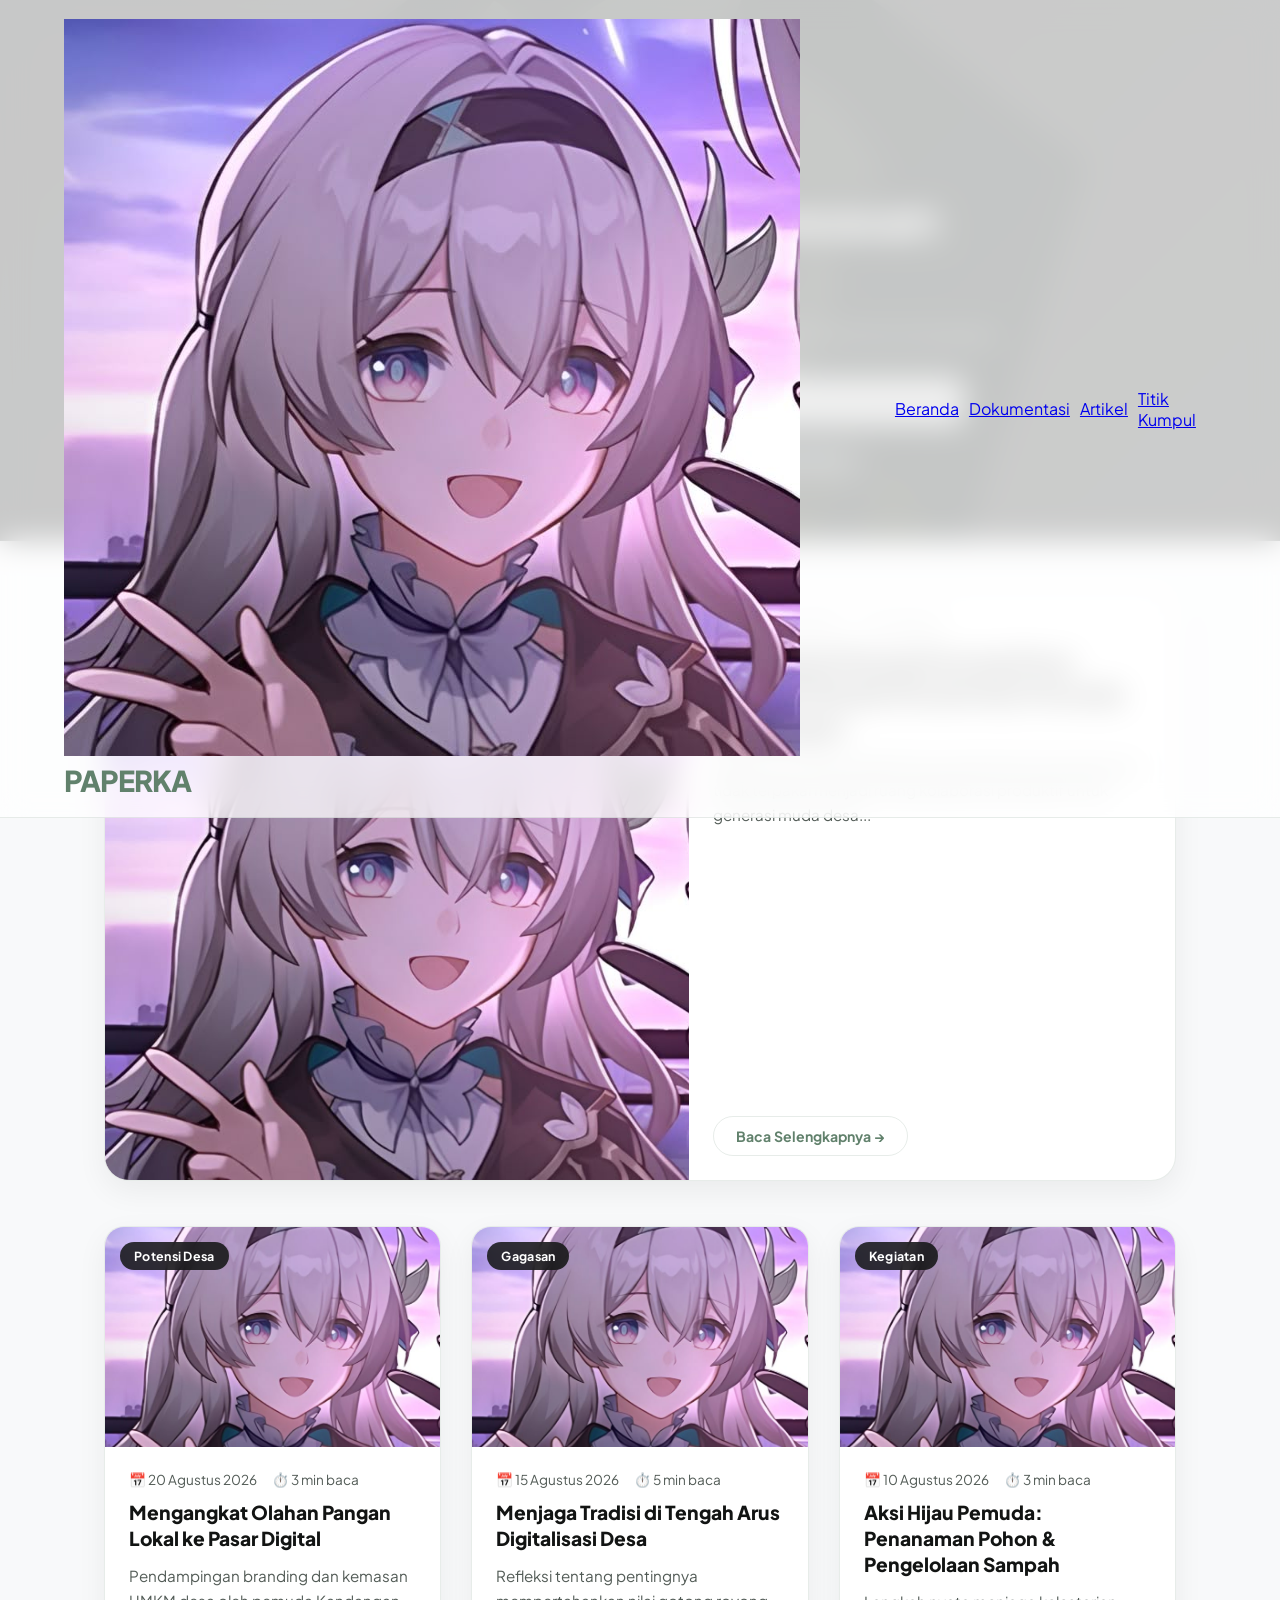
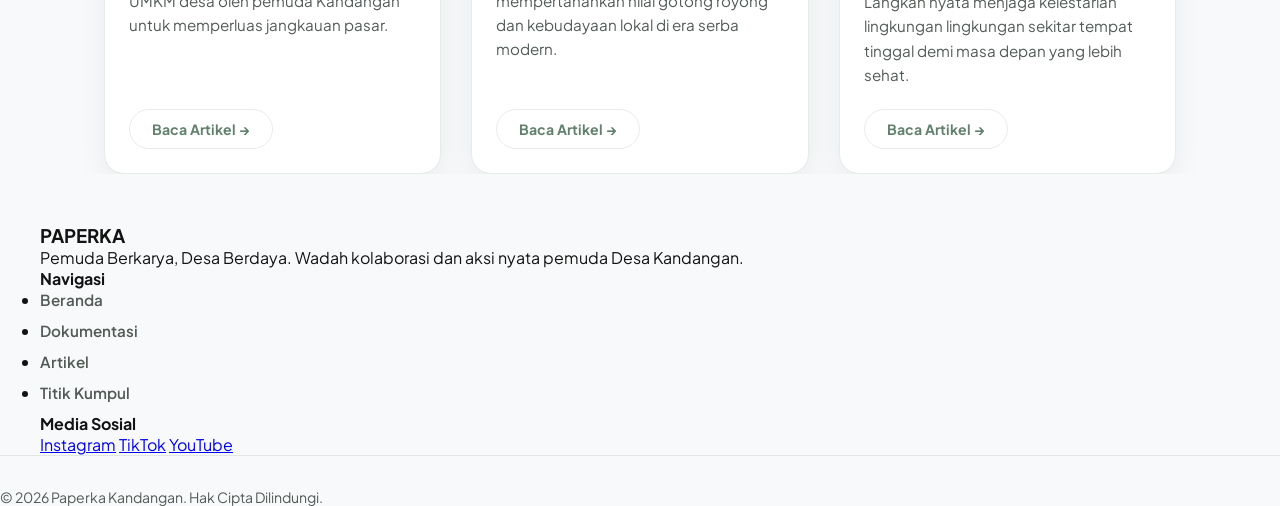
<file: artikle.html>
<!DOCTYPE html>
<html lang="id">
<head>
    <meta charset="UTF-8">
    <meta name="viewport" content="width=device-width, initial-scale=1.0">
    <title>Artikel & Wawasan - Paperka Kandangan</title>
    
    <!-- Favicon -->
    <link rel="icon" type="image/jpeg" href="asset/Icon.jpeg">

    <!-- SEO Meta -->
    <meta name="description" content="Kumpulan artikel, cerita inspiratif, dan gagasan pergerakan pemuda Desa Kandangan.">
    <meta name="robots" content="index, follow">
    <link rel="canonical" href="https://dhiasryu.github.io/Paperka/artikel.html">

    <!-- Open Graph Meta -->
    <meta property="og:title" content="Artikel & Wawasan - Paperka Kandangan">
    <meta property="og:description" content="Kumpulan artikel, cerita inspiratif, dan gagasan pergerakan pemuda Desa Kandangan.">
    <meta property="og:image" content="https://dhiasryu.github.io/Paperka/asset/Icon.jpeg">
    <meta property="og:url" content="https://dhiasryu.github.io/Paperka/artikel.html">
    <meta property="og:type" content="website">

    <!-- Koneksi ke CSS -->
    <link rel="stylesheet" href="style.css">

    <!-- Font -->
    <link href="https://fonts.googleapis.com/css2?family=Plus+Jakarta+Sans:wght@400;600;800;900&display=swap" rel="stylesheet">
</head>
<body>

    <!-- ================= HEADER / NAVBAR ================= -->
    <header class="navbar">
        <div class="nav-container">
            <a href="index.html" class="logo hover-target">
                <img src="asset/Icon.jpeg" alt="Logo Paperka" class="logo-img">
                <span>PAPERKA</span>
            </a>
            <nav class="nav-menu">
                <a href="index.html" class="nav-link hover-target">Beranda</a>
                <a href="dokumentasi.html" class="nav-link hover-target">Dokumentasi</a>
                <a href="artikel.html" class="nav-link active hover-target">Artikel</a>
                <a href="index.html#lokasi" class="nav-link hover-target">Titik Kumpul</a>
            </nav>
        </div>
    </header>

    <!-- ================= HERO ARTIKEL ================= -->
    <section class="article-hero">
        <div class="hero-content">
            <span class="badge">Ruang Baca Paperka</span>
            <h1>Kabar, Cerita & Wawasan Pemuda</h1>
            <p>Gagasan, pengalaman, dan rekam jejak langkah pergerakan pemuda Desa Kandangan.</p>
            
            <!-- Filter & Pencarian -->
            <div class="search-filter-box">
                <input type="text" id="search-input" placeholder="Cari judul atau topik artikel..." class="search-input">
                <div class="category-buttons">
                    <button class="filter-btn active" data-category="all">Semua</button>
                    <button class="filter-btn" data-category="kegiatan">Kegiatan</button>
                    <button class="filter-btn" data-category="opini">Gagasan</button>
                    <button class="filter-btn" data-category="desa">Potensi Desa</button>
                </div>
            </div>
        </div>
    </section>

    <!-- ================= UTAMA: DAFTAR ARTIKEL ================= -->
    <main class="article-container">

        <!-- Artikel Utama / Featured Article -->
        <section class="featured-article">
            <article class="article-card featured" data-id="1" data-category="kegiatan">
                <div class="card-image">
                    <img src="asset/Icon.jpeg" alt="Gambar Artikel Utama" loading="lazy">
                    <span class="category-tag">Kegiatan Utama</span>
                </div>
                <div class="card-body">
                    <div class="article-meta">
                        <span class="date">📅 25 Agustus 2026</span>
                        <span class="read-time">⏱️ 4 min baca</span>
                    </div>
                    <h2>Mengubah Ruang Kosong Desa Menjadi Wadah Kreativitas Pemuda Kandangan</h2>
                    <p class="excerpt">Bagaimana inisiatif kolektif pemuda berhasil menyulap area tidak terpakai menjadi ruang kolaborasi produktif untuk generasi muda desa...</p>
                    <button class="btn-read-more read-btn hover-target" data-id="1">Baca Selengkapnya &rarr;</button>
                </div>
            </article>
        </section>

        <!-- Grid Kartu Artikel -->
        <section class="article-grid" id="article-grid">

            <!-- Kartu Artikel 1 -->
            <article class="article-card" data-id="2" data-category="desa">
                <div class="card-image">
                    <img src="asset/Icon.jpeg" alt="Potensi Desa" loading="lazy">
                    <span class="category-tag">Potensi Desa</span>
                </div>
                <div class="card-body">
                    <div class="article-meta">
                        <span class="date">📅 20 Agustus 2026</span>
                        <span class="read-time">⏱️ 3 min baca</span>
                    </div>
                    <h3>Mengangkat Olahan Pangan Lokal ke Pasar Digital</h3>
                    <p class="excerpt">Pendampingan branding dan kemasan UMKM desa oleh pemuda Kandangan untuk memperluas jangkauan pasar.</p>
                    <button class="btn-read-more read-btn hover-target" data-id="2">Baca Artikel &rarr;</button>
                </div>
            </article>

            <!-- Kartu Artikel 2 -->
            <article class="article-card" data-id="3" data-category="opini">
                <div class="card-image">
                    <img src="asset/Icon.jpeg" alt="Gagasan Pemuda" loading="lazy">
                    <span class="category-tag">Gagasan</span>
                </div>
                <div class="card-body">
                    <div class="article-meta">
                        <span class="date">📅 15 Agustus 2026</span>
                        <span class="read-time">⏱️ 5 min baca</span>
                    </div>
                    <h3>Menjaga Tradisi di Tengah Arus Digitalisasi Desa</h3>
                    <p class="excerpt">Refleksi tentang pentingnya mempertahankan nilai gotong royong dan kebudayaan lokal di era serba modern.</p>
                    <button class="btn-read-more read-btn hover-target" data-id="3">Baca Artikel &rarr;</button>
                </div>
            </article>

            <!-- Kartu Artikel 3 -->
            <article class="article-card" data-id="4" data-category="kegiatan">
                <div class="card-image">
                    <img src="asset/Icon.jpeg" alt="Aksi Hijau" loading="lazy">
                    <span class="category-tag">Kegiatan</span>
                </div>
                <div class="card-body">
                    <div class="article-meta">
                        <span class="date">📅 10 Agustus 2026</span>
                        <span class="read-time">⏱️ 3 min baca</span>
                    </div>
                    <h3>Aksi Hijau Pemuda: Penanaman Pohon & Pengelolaan Sampah</h3>
                    <p class="excerpt">Langkah nyata menjaga kelestarian lingkungan lingkungan sekitar tempat tinggal demi masa depan yang lebih sehat.</p>
                    <button class="btn-read-more read-btn hover-target" data-id="4">Baca Artikel &rarr;</button>
                </div>
            </article>

        </section>
    </main>

    <!-- ================= MODAL / JENDELA BACA ARTIKEL LENGKAP ================= -->
    <div class="article-modal" id="article-modal" aria-hidden="true">
        <div class="modal-overlay" id="modal-overlay"></div>
        <div class="modal-content">
            <button class="modal-close hover-target" id="modal-close" aria-label="Tutup Artikel">&times;</button>
            
            <!-- Isi Artikel Lengkap (Diisi via JavaScript) -->
            <div class="modal-body" id="modal-body-content">
                <!-- Template isi artikel akan masuk ke sini -->
            </div>
        </div>
    </div>

    <!-- ================= FOOTER ================= -->
    <footer class="footer">
        <div class="footer-container">
            <div class="footer-brand">
                <h3>PAPERKA</h3>
                <p>Pemuda Berkarya, Desa Berdaya. Wadah kolaborasi dan aksi nyata pemuda Desa Kandangan.</p>
            </div>
            
            <div class="footer-links">
                <h4>Navigasi</h4>
                <ul>
                    <li><a href="index.html" class="hover-target">Beranda</a></li>
                    <li><a href="dokumentasi.html" class="hover-target">Dokumentasi</a></li>
                    <li><a href="artikel.html" class="hover-target">Artikel</a></li>
                    <li><a href="index.html#lokasi" class="hover-target">Titik Kumpul</a></li>
                </ul>
            </div>

            <div class="footer-social">
                <h4>Media Sosial</h4>
                <div class="social-links">
                    <a href="https://www.instagram.com/username_kalian" target="_blank" rel="noopener noreferrer" class="hover-target">Instagram</a>
                    <a href="https://www.tiktok.com/@username_kalian" target="_blank" rel="noopener noreferrer" class="hover-target">TikTok</a>
                    <a href="https://www.youtube.com/@channel_kalian" target="_blank" rel="noopener noreferrer" class="hover-target">YouTube</a>
                </div>
            </div>
        </div>
        
        <div class="footer-bottom">
            <p>&copy; 2026 Paperka Kandangan. Hak Cipta Dilindungi.</p>
        </div>
    </footer>

    <!-- JavaScript -->
    <script src="script.js"></script>
</body>
</html>
</file>
<file: style.css>
/* --- VARIABEL TEMA & SYSTEM RESET --- */

:root {
    /* Mode Terang (Default) */
    --primary: #61816c;
    --primary-light: #7b9c86;
    --primary-dark: #4b6654;
    --bg-main: #f8f9fa;
    --bg-card: #ffffff;
    --bg-glass: rgba(255, 255, 255, 0.75);
    --bg-glass-drawer: rgba(255, 255, 255, 0.92); /* Background Menu Mobile Terang */
    --text-main: #121413;
    --text-muted: #525b56;
    --border-color: rgba(97, 129, 108, 0.15);
    --shadow-color: rgba(0, 0, 0, 0.06);
    --white: #ffffff;
    --black: #000000;
    --ease-smooth: cubic-bezier(0.16, 1, 0.3, 1);
}

[data-theme="dark"] {
    /* Mode Gelap (Dark Mode) */
    --primary: #61816c;
    --primary-light: #89aa94;
    --primary-dark: #3e5546;
    --bg-main: #111312;
    --bg-card: #1a1d1b;
    --bg-glass: rgba(17, 19, 18, 0.8);
    --bg-glass-drawer: rgba(26, 29, 27, 0.92); /* Background Menu Mobile Gelap */
    --text-main: #f0f4f2;
    --text-muted: #a3b0a7;
    --border-color: rgba(97, 129, 108, 0.25);
    --shadow-color: rgba(0, 0, 0, 0.4);
}

* {
    margin: 0;
    padding: 0;
    box-sizing: border-box;
    font-family: 'Plus Jakarta Sans', sans-serif;
    cursor: none;
}

/* --- FOCUS VISIBLE (Aksesibilitas Keyboard) --- */
a:focus-visible,
button:focus-visible,
input:focus-visible,
.hover-target:focus-visible {
    outline: 2px solid var(--primary);
    outline-offset: 3px;
    border-radius: 4px;
}

/* Cegah outline muncul saat diklik mouse (hanya muncul saat navigasi keyboard) */
a:focus:not(:focus-visible),
button:focus:not(:focus-visible) {
    outline: none;
}

html {
    scroll-behavior: smooth;
}

body {
    background-color: var(--bg-main);
    color: var(--text-main);
    overflow-x: hidden;
    transition: background-color 0.4s ease, color 0.4s ease;
}

/* --- CUSTOM CURSOR --- */
.custom-cursor {
    position: fixed;
    top: 0;
    left: 0;
    width: 20px;
    height: 20px;
    background-color: var(--primary);
    border-radius: 50%;
    pointer-events: none;
    transform: translate(-50%, -50%);
    z-index: 9999;
    transition: width 0.3s, height 0.3s, background-color 0.3s, opacity 0.3s;
    mix-blend-mode: difference;
}

.custom-cursor.expand {
    width: 50px;
    height: 50px;
    background-color: rgba(255, 255, 255, 0.5);
    border: 2px solid var(--primary);
    mix-blend-mode: normal;
}


/* ==========================================================================
   3. NAVBAR & MENU MOBILE
   (Navbar desktop, panel menu mobile, overlay, dan logo di menu mobile
   dikelompokkan di sini agar semua yang berkaitan dengan navigasi mudah dicari)
   ========================================================================== */

/* --- NAVBAR GLASSMORPHISM --- */
.navbar {
    position: fixed;
    top: 0;
    width: 100%;
    background: var(--bg-glass);
    backdrop-filter: blur(15px);
    -webkit-backdrop-filter: blur(15px);
    z-index: 1005;
    border-bottom: 1px solid var(--border-color);
    transition: background 0.4s ease, border-color 0.4s ease;
}

.nav-container {
    display: flex;
    justify-content: space-between;
    align-items: center;
    padding: 1.2rem 5%;
    max-width: 1400px;
    margin: 0 auto;
}

.logo {
    font-size: 1.8rem;
    font-weight: 900;
    color: var(--primary);
    text-decoration: none;
    letter-spacing: -1px;
}

.nav-menu {
    display: flex;
    align-items: center;
    list-style: none;
    gap: 10px;
}

.nav-links {
    color: var(--text-main);
    text-decoration: none;
    padding: 0.5rem 1.2rem;
    font-weight: 600;
    border-radius: 30px;
    transition: all 0.3s ease;
}

.nav-links:hover, .nav-links.active {
    background-color: var(--primary);
    color: var(--white);
}

/* Tombol Toggle Theme */
.theme-toggle-btn {
    background: var(--bg-card);
    border: 1px solid var(--border-color);
    color: var(--text-main);
    padding: 8px 16px;
    border-radius: 30px;
    font-weight: 700;
    font-size: 0.9rem;
    display: flex;
    align-items: center;
    gap: 8px;
    transition: all 0.3s ease;
    box-shadow: 0 4px 12px var(--shadow-color);
}

.theme-toggle-btn:hover {
    border-color: var(--primary);
    transform: translateY(-2px);
}

.theme-icon {
    display: inline-block;
    transition: transform 0.4s cubic-bezier(0.175, 0.885, 0.32, 1.275);
}

.theme-toggle-btn:active {
    transform: scale(0.95);
}

.menu-toggle {
    display: none;
    flex-direction: column;
    gap: 5px;
}

.menu-toggle .bar {
    width: 30px;
    height: 3px;
    background: var(--primary);
    border-radius: 5px;
}

/* Catatan: blok responsif di bawah ini aslinya juga berisi penyesuaian
   .about-card untuk layar kecil (bukan hanya navbar/menu), tidak dipindah
   agar tidak mengubah/duplikasi kode dan berisiko error. */

/* --- RESPONSIVE MOBILE --- */
@media screen and (max-width: 768px) {
    .custom-cursor { display: none; }
    * { cursor: auto; }
    
    .menu-toggle { 
        display: flex; 
        z-index: 1005; 
    }
    
    /* Panel Menu Navigasi HP */
    .nav-menu {
        position: fixed; 
        top: 0; 
        right: 0; 
        transform: translateX(100%);
        width: 70%;
        min-width: 260px;
        max-width: 320px;
        height: 100vh;
        
        background: var(--bg-glass-drawer);
        backdrop-filter: blur(20px);
        -webkit-backdrop-filter: blur(20px);
        border-left: 1px solid var(--border-color);
        box-shadow: -15px 0 35px var(--shadow-color);

        display: flex;
        flex-direction: column; 
        justify-content: center;
        align-items: center;
        padding: 30px 24px;
        gap: 6px;
        
        transition: transform 0.4s cubic-bezier(0.16, 1, 0.3, 1);
        will-change: transform;
        z-index: 1010 !important;
    }
    
    .nav-menu.active { 
        transform: translateX(0);
    }

    .nav-menu li {
        width: 100%;
        list-style: none;
        opacity: 0;
        transform: translateX(15px);
        transition: opacity 0.35s ease, transform 0.35s ease;
    }

    .nav-menu.active li {
        opacity: 1;
        transform: translateX(0);
    }

    .nav-menu.active li:nth-child(1) { transition-delay: 0.05s; }
    .nav-menu.active li:nth-child(2) { transition-delay: 0.1s; }
    .nav-menu.active li:nth-child(3) { transition-delay: 0.15s; }
    .nav-menu.active li:nth-child(4) { transition-delay: 0.2s; }
    .nav-menu.active li:nth-child(5) { transition-delay: 0.25s; }

    /* Styling Tombol Menu */
    .nav-links { 
        display: flex;
        align-items: center;
        justify-content: center; /* Teks berada di tengah tombol */
        font-size: 1.05rem; 
        font-weight: 600;
        color: var(--text-main);
        padding: 14px 20px;
        margin: 0;
        border-radius: 14px;
        border: 1px solid transparent;
        transition: all 0.3s ease;
        text-decoration: none;
    }

    /* Efek Hover & Aktif */
    .nav-links:hover, 
    .nav-links.active {
        background-color: var(--primary);
        color: var(--white);
        transform: scale(1.02);
        box-shadow: 0 4px 15px rgba(97, 129, 108, 0.3);
    }

    /* Tombol Switch Mode Terang/Gelap */
    .theme-toggle-btn {
        width: 100%;
        justify-content: center;
        padding: 12px;
        margin-top: 10px;
        border-radius: 14px;
    }

    .about-card { padding: 2rem; }
}

/* Mencegah latar belakang di-scroll saat menu setengah layar terbuka */
body.no-scroll {
    overflow: hidden !important;
    height: 100vh !important;
}

/* --- OVERLAY BLUR BACKDROP --- */
.menu-overlay {
    position: fixed;
    top: 0;
    left: 0;
    width: 100vw;
    height: 100vh;
    background: rgba(0, 0, 0, 0.4);
    backdrop-filter: blur(8px);
    -webkit-backdrop-filter: blur(8px);
    opacity: 0;
    visibility: hidden;
    transition: opacity 0.4s ease, visibility 0.4s ease;
    z-index: 1001;
}

.menu-overlay.active {
    opacity: 1;
    visibility: visible;
}

/* ==========================================
   STYLING LOGO DI ATAS MENU BERANDA
   ========================================== */
.nav-logo-item {
    display: flex;
    justify-content: center;
    align-items: center;
    width: 100%;
    margin-bottom: 12px;  /* Memberi jarak wajar di atas tombol Beranda */
}

.nav-menu-logo {
    width: 55px;          /* Ukuran logo disesuaikan agar serasi */
    height: 55px;
    object-fit: contain;
    border-radius: 50%;
    transition: transform 0.3s ease;
}

.nav-menu-logo:hover {
    transform: scale(1.1);
}

@media (min-width: 769px) {
    .nav-logo-item {
        display: none;
    }
}

/* ==========================================
   STYLING TEKS CREDIT (LANGSUNG DI BAWAH TOMBOL TEMA)
   ========================================== */
.nav-credit-item {
    margin-top: 10px;      /* Menempel pas di bawah tombol Dark/Light mode */
    padding-top: 5px;
    text-align: center;
    width: 100%;
}

.nav-credit-text {
    font-size: 0.75rem;
    opacity: 0.45;
    letter-spacing: 0.5px;
    font-weight: 500;
    transition: opacity 0.3s ease;
}

.nav-credit-text:hover {
    opacity: 0.85;
}

@media (min-width: 769px) {
    .nav-credit-item {
        display: none;
    }
}


/* ==========================================================================
   4. HALAMAN BERANDA
   (Hero, running text/marquee, section About & Location, serta logo/CTA
   tambahan di beranda)
   ========================================================================== */

/* --- HERO SECTION --- */
.hero {
    position: relative;
    width: 100%;
    height: 100vh;
    background-image: url('asset/bg.jpg');
    background-size: cover;
    background-position: center;
    display: flex;
    justify-content: center;
    align-items: center; 
}

.hero-overlay {
    position: absolute;
    top: 0; left: 0; right: 0; bottom: 0;
    background: linear-gradient(to bottom, rgba(0,0,0,0.3) 0%, rgba(0,0,0,0.7) 100%);
    z-index: 1;
}

.hero-content {
    position: relative;
    z-index: 2;
    text-align: center;
    padding: 0 20px;
}

.hero-title {
    font-size: clamp(2.5rem, 7vw, 6rem); 
    font-weight: 900;
    color: var(--white);
    letter-spacing: 2px;
    text-shadow: 0 10px 30px rgba(0,0,0,0.6);
    line-height: 1.1;
}

.hero-subtitle {
    color: #e2e8f0;
    font-size: clamp(1rem, 2vw, 1.4rem);
    margin-top: 15px;
    font-weight: 400;
    text-shadow: 0 4px 10px rgba(0,0,0,0.5);
}

/* --- RUNNING TEXT MARQUEE --- */
.marquee-container {
    background: var(--primary);
    color: var(--white);
    padding: 15px 0;
    overflow: hidden;
    white-space: nowrap;
    display: flex;
    font-weight: 800;
    letter-spacing: 2px;
    font-size: 1.1rem;
}

.marquee-content {
    display: flex;
    animation: marquee 20s linear infinite;
}

.marquee-content span {
    padding-right: 50px;
}

@keyframes marquee {
    0% { transform: translateX(0); }
    100% { transform: translateX(-50%); }
}

/* --- MAIN SECTIONS --- */
main {
    max-width: 1200px;
    margin: 0 auto;
    overflow: hidden;
}

.about, .location {
    padding: 6rem 5%;
}

.about-card {
    background: var(--bg-card);
    border: 1px solid var(--border-color);
    padding: 4rem;
    border-radius: 30px;
    text-align: center;
    box-shadow: 0 20px 50px var(--shadow-color);
    transition: background-color 0.4s ease, border-color 0.4s ease;
}

.about-card h2, .location h2 {
    font-size: 2.5rem;
    color: var(--primary);
    margin-bottom: 1.5rem;
    font-weight: 800;
}

.about-card p, .location p {
    font-size: 1.2rem;
    line-height: 1.8;
    color: var(--text-muted);
    margin-bottom: 2.5rem;
}

.btn-primary {
    background: var(--primary);
    color: var(--white);
    padding: 15px 35px;
    border-radius: 50px;
    text-decoration: none;
    font-weight: 800;
    display: inline-block;
    transition: all 0.3s;
}

.btn-primary:hover {
    background: var(--primary-light);
    transform: translateY(-5px);
    box-shadow: 0 15px 25px rgba(97, 129, 108, 0.4);
}

.map-container {
    border-radius: 30px;
    overflow: hidden;
    border: 1px solid var(--border-color);
    box-shadow: 0 20px 40px var(--shadow-color);
}

/* Style Tambahan Logo & CTA Artikel di Homepage */
.paperka-main-logo {
    width: 140px;
    height: 140px;
    object-fit: contain;
    border-radius: 50%;
    margin-bottom: 1.5rem;
    box-shadow: 0 8px 24px rgba(0, 0, 0, 0.12);
    transition: transform 0.3s ease;
}

.paperka-main-logo:hover {
    transform: scale(1.08) rotate(3deg);
}

.section-tag {
    display: inline-block;
    font-size: 0.85rem;
    font-weight: 800;
    letter-spacing: 1px;
    color: var(--primary-color, #10b981);
    margin-bottom: 0.8rem;
}


/* ==========================================================================
   5. UTILITAS UMUM
   (Animasi reveal saat scroll & tombol Back to Top, dipakai di berbagai halaman)
   ========================================================================== */

/* --- ANIMASI SCROLL --- */
.hidden {
    opacity: 0;
    transform: translateY(40px);
    transition: all 0.8s cubic-bezier(0.5, 0, 0, 1);
}

.show {
    opacity: 1;
    transform: translateY(0);
}

/* --- BACK TO TOP BUTTON --- */
.back-to-top {
    position: fixed;
    bottom: 30px;
    right: 30px;
    width: 45px;
    height: 45px;
    background: var(--primary);
    color: var(--white);
    border: none;
    border-radius: 50%;
    font-size: 1.2rem;
    font-weight: bold;
    display: flex;
    align-items: center;
    justify-content: center;
    box-shadow: 0 10px 20px var(--shadow-color);
    opacity: 0;
    visibility: hidden;
    transform: translateY(20px);
    transition: all 0.3s ease;
    z-index: 999;
}

.back-to-top.show {
    opacity: 1;
    visibility: visible;
    transform: translateY(0);
}

.back-to-top:hover {
    background: var(--primary-light);
    transform: translateY(-5px);
}


/* ==========================================================================
   6. FOOTER (MODERN & RESPONSIVE WITH DARK/LIGHT THEME)
   ========================================================================== */

.site-footer {
    background: var(--bg-card);
    border-top: 1px solid var(--border-color);
    color: var(--text-main);
    padding: 5rem 5% 2rem;
    border-top-left-radius: 40px;
    border-top-right-radius: 40px;
    box-shadow: 0 -10px 40px var(--shadow-color);
    transition: background-color 0.4s ease, border-color 0.4s ease, color 0.4s ease;
}

.footer-container {
    max-width: 1200px;
    margin: 0 auto;
}

/* Grid Utam Footer */
.footer-grid {
    display: grid;
    grid-template-columns: 1.8fr 1fr 1.2fr 1.2fr;
    gap: 40px;
    margin-bottom: 4rem;
}

/* Kolom Brand / Logo */
.brand-header {
    display: flex;
    align-items: center;
    gap: 14px;
    margin-bottom: 1.2rem;
}

.footer-logo {
    width: 48px;
    height: 48px;
    object-fit: contain;
    border-radius: 50%;
    transition: transform 0.3s ease;
}

.footer-logo:hover {
    transform: scale(1.1) rotate(5deg);
}

.brand-title {
    font-size: 1.8rem;
    font-weight: 900;
    color: var(--primary);
    letter-spacing: -0.5px;
}

.brand-desc {
    font-size: 0.95rem;
    line-height: 1.7;
    color: var(--text-muted);
    margin-bottom: 1.2rem;
}

.motto-badge {
    display: inline-block;
    font-size: 0.78rem;
    font-weight: 700;
    color: var(--primary-light);
    background: var(--border-color);
    padding: 6px 14px;
    border-radius: 20px;
    letter-spacing: 0.3px;
}

/* Sub-Judul Kolom */
.footer-heading {
    font-size: 1.1rem;
    font-weight: 800;
    color: var(--text-main);
    margin-bottom: 1.4rem;
    position: relative;
}

.footer-heading::after {
    content: '';
    display: block;
    width: 25px;
    height: 3px;
    background: var(--primary);
    border-radius: 2px;
    margin-top: 6px;
}

/* Navigasi Footer */
.footer-links {
    list-style: none;
    padding: 0;
    margin: 0;
}

.footer-links li {
    margin-bottom: 10px;
}

.footer-links a {
    color: var(--text-muted);
    text-decoration: none;
    font-size: 0.95rem;
    font-weight: 600;
    transition: all 0.3s ease;
    display: inline-block;
}

.footer-links a:hover {
    color: var(--primary);
    transform: translateX(5px);
}

/* Teks Sekretariat / Lokasi */
.location-text {
    font-size: 0.93rem;
    line-height: 1.7;
    color: var(--text-muted);
    font-style: normal;
}

/* Tombol Media Sosial (Pills) */
.footer-socials {
    display: flex;
    flex-direction: column;
    gap: 10px;
}

.social-btn {
    display: flex;
    align-items: center;
    gap: 10px;
    padding: 10px 16px;
    background: var(--bg-main);
    border: 1px solid var(--border-color);
    border-radius: 12px;
    color: var(--text-main);
    text-decoration: none;
    font-weight: 700;
    font-size: 0.9rem;
    transition: all 0.3s ease;
}

.social-btn:hover {
    background: var(--primary);
    color: var(--white);
    border-color: var(--primary);
    transform: translateY(-3px);
    box-shadow: 0 6px 16px rgba(97, 129, 108, 0.3);
}

/* Container Ikon Media Sosial */
.social-icon {
    display: inline-flex;
    align-items: center;
    justify-content: center;
    width: 20px;  /* Batas lebar ikon */
    height: 20px; /* Batas tinggi ikon */
    flex-shrink: 0;
}

/* Gambar Logo PNG di Dalam Ikon */
.social-icon img {
    width: 100%;
    height: 100%;
    object-fit: contain; /* Agar rasio logo tidak melar */
}

/* Bottom Bar (Copyright & Credit) */
.footer-bottom {
    border-top: 1px solid var(--border-color);
    padding-top: 2rem;
    display: flex;
    justify-content: space-between;
    align-items: center;
    flex-wrap: wrap;
    gap: 15px;
    font-size: 0.88rem;
    color: var(--text-muted);
}

.developer-credit a {
    color: var(--primary);
    text-decoration: none;
    font-weight: 700;
    transition: opacity 0.3s ease;
}

.developer-credit a:hover {
    opacity: 0.8;
    text-decoration: underline;
}

/* --- RESPONSIVE FOOTER UNTUK LAYAR TABLET & HP --- */
@media screen and (max-width: 992px) {
    .footer-grid {
        grid-template-columns: 1fr 1fr;
        gap: 35px;
    }
}

@media screen and (max-width: 576px) {
    .site-footer {
        padding: 4rem 6% 2rem;
        border-top-left-radius: 30px;
        border-top-right-radius: 30px;
    }

    .footer-grid {
        grid-template-columns: 1fr;
        gap: 30px;
        margin-bottom: 2.5rem;
    }

    .footer-bottom {
        flex-direction: column;
        text-align: center;
        gap: 10px;
    }
       }
/* ==========================================================================
   7. HALAMAN DOKUMENTASI
   (Grid galeri dokumentasi & lightbox modal untuk memperbesar gambar)
   ========================================================================== */

/*-----------------------------------------------------------*/
/* --- DOKUMENTASI PAGE GRID --- */
.page-content {
    padding-top: 120px; 
    min-height: 80vh;
    padding-bottom: 5rem;
}

.page-header {
    text-align: center;
    margin-bottom: 4rem;
}

.page-title {
    font-size: clamp(2.5rem, 5vw, 4rem);
    color: var(--text-main);
    font-weight: 900;
}

.page-title span { color: var(--primary); }

.page-header p {
    font-size: 1.2rem;
    color: var(--text-muted);
    margin-top: 10px;
}

.gallery-grid {
    display: grid;
    grid-template-columns: repeat(auto-fit, minmax(300px, 1fr));
    gap: 25px;
    padding: 0 5%;
}

.gallery-item {
    position: relative;
    border-radius: 25px;
    overflow: hidden;
    box-shadow: 0 15px 30px var(--shadow-color);
    height: 350px;
    border: 1px solid var(--border-color);
}

.gallery-item img {
    width: 100%;
    height: 100%;
    object-fit: cover;
    transition: transform 0.6s cubic-bezier(0.25, 1, 0.5, 1);
}

.gallery-overlay {
    position: absolute;
    bottom: -100%;
    left: 0;
    width: 100%;
    height: 50%;
    background: linear-gradient(to top, var(--black), transparent);
    color: var(--white);
    display: flex;
    flex-direction: column;
    justify-content: flex-end;
    padding: 25px;
    transition: bottom 0.4s ease-in-out;
}

.gallery-overlay h3 { font-size: 1.5rem; margin-bottom: 5px; }
.gallery-overlay p { font-size: 0.9rem; opacity: 0.9; }

.gallery-item:hover img { transform: scale(1.1); }
.gallery-item:hover .gallery-overlay { bottom: 0; }

/* --- LIGHTBOX MODAL (DOKUMENTASI) --- */
.lightbox {
    position: fixed;
    top: 0;
    left: 0;
    width: 100%;
    height: 100%;
    background: rgba(0, 0, 0, 0.85);
    backdrop-filter: blur(8px);
    display: flex;
    flex-direction: column;
    align-items: center;
    justify-content: center;
    z-index: 10000;
    opacity: 0;
    pointer-events: none;
    transition: opacity 0.4s var(--ease-smooth);
    will-change: opacity;
}

.lightbox.active {
    opacity: 1;
    pointer-events: auto;
}

.lightbox-content {
    max-width: 85%;
    max-height: 75vh;
    border-radius: 15px;
    box-shadow: 0 20px 40px rgba(0,0,0,0.5);
    transform: scale(0.92) translateY(15px);
    transition: transform 0.4s var(--ease-smooth), opacity 0.4s var(--ease-smooth);
    opacity: 0;
    will-change: transform, opacity;
}

.lightbox.active .lightbox-content {
    transform: scale(1) translateY(0);
    opacity: 1;
}

.lightbox-caption {
    color: #ffffff;
    margin-top: 15px;
    text-align: center;
    font-size: 1.1rem;
    line-height: 1.5;
}

.lightbox-close {
    position: absolute;
    top: 25px;
    right: 35px;
    color: #ffffff;
    font-size: 2.5rem;
    font-weight: bold;
    cursor: pointer;
    transition: color 0.2s;
}

.lightbox-close:hover {
    color: var(--primary-light);
}


/* ==========================================================================
   8. HALAMAN ARTIKEL
   (Hero artikel, box pencarian & filter, grid & kartu artikel, modal reader,
   penyesuaian responsif, paginasi, dan animasi fade-in kartu)
   ========================================================================== */

/* ==========================================================================
   HALAMAN ARTIKEL (HERO, SEARCH FILTER, GRID & MODAL READER)
   ========================================================================== */

/* --- 1. Hero Section Artikel --- */
.article-hero {
    padding: 140px 20px 60px;
    background: linear-gradient(135deg, rgba(17, 19, 18, 0.92), rgba(26, 29, 27, 0.88)), 
                url('asset/icon.png') center/cover no-repeat;
    text-align: center;
    color: var(--white);
    border-bottom: 1px solid var(--border-color);
}

.article-hero .hero-content {
    max-width: 800px;
    margin: 0 auto;
}

.badge {
    display: inline-block;
    padding: 6px 18px;
    background: rgba(97, 129, 108, 0.25);
    color: var(--primary-light);
    border: 1px solid var(--border-color);
    border-radius: 50px;
    font-size: 0.85rem;
    font-weight: 700;
    margin-bottom: 18px;
    letter-spacing: 0.5px;
}

.article-hero h1 {
    font-size: clamp(2rem, 4vw, 3rem);
    font-weight: 900;
    margin-bottom: 14px;
    line-height: 1.25;
    color: var(--white);
}

.article-hero p {
    font-size: 1.1rem;
    color: #d0d7d3;
    margin-bottom: 32px;
}

/* --- 2. Box Pencarian & Filter Kategori --- */
.search-filter-box {
    display: flex;
    flex-direction: column;
    gap: 16px;
    align-items: center;
    max-width: 650px;
    margin: 0 auto;
}

.search-input {
    width: 100%;
    padding: 14px 22px;
    border-radius: 12px;
    border: 1px solid var(--border-color);
    background: var(--bg-glass);
    backdrop-filter: blur(10px);
    color: var(--white);
    font-size: 0.95rem;
    font-family: inherit;
    outline: none;
    transition: all 0.3s ease;
}

.search-input::placeholder {
    color: #a3b0a7;
}

.search-input:focus {
    border-color: var(--primary);
    box-shadow: 0 0 18px rgba(97, 129, 108, 0.4);
}

.category-buttons {
    display: flex;
    gap: 10px;
    flex-wrap: wrap;
    justify-content: center;
}

.filter-btn {
    padding: 9px 20px;
    border-radius: 30px;
    border: 1px solid var(--border-color);
    background: rgba(255, 255, 255, 0.1);
    color: var(--white);
    font-size: 0.9rem;
    font-weight: 600;
    font-family: inherit;
    transition: all 0.3s ease;
}

.filter-btn:hover,
.filter-btn.active {
    background: var(--primary);
    color: var(--white);
    border-color: var(--primary);
    box-shadow: 0 4px 14px rgba(97, 129, 108, 0.35);
}

/* --- 3. Layout Grid & Kartu Artikel --- */
.article-container {
    max-width: 1200px;
    margin: 50px auto;
    padding: 0 5%;
}

.featured-article {
    margin-bottom: 45px;
}

.article-card {
    background: var(--bg-card);
    border-radius: 20px;
    overflow: hidden;
    border: 1px solid var(--border-color);
    box-shadow: 0 10px 30px var(--shadow-color);
    display: flex;
    flex-direction: column;
    transition: transform 0.3s ease, box-shadow 0.3s ease, border-color 0.3s ease, background-color 0.4s ease;
}

.article-card:hover {
    transform: translateY(-6px);
    box-shadow: 0 18px 40px var(--shadow-color);
    border-color: var(--primary);
}

.article-card.featured {
    display: grid;
    grid-template-columns: 1.2fr 1fr;
    border-radius: 25px;
}

.article-grid {
    display: grid;
    grid-template-columns: repeat(auto-fill, minmax(300px, 1fr));
    gap: 30px;
}

.article-container,
.article-grid {
    min-height: 500px; /* Menjaga tinggi area artikel agar tidak runtuh saat halaman berpindah */
}

/* --- 4. Detail Komponen Dalam Kartu --- */
.card-image {
    position: relative;
    width: 100%;
    height: 220px;
    overflow: hidden;
}

.article-card.featured .card-image {
    height: 100%;
    min-height: 320px;
}

.card-image img {
    width: 100%;
    height: 100%;
    object-fit: cover;
    transition: transform 0.5s ease;
}

.article-card:hover .card-image img {
    transform: scale(1.06);
}

.category-tag {
    position: absolute;
    top: 15px;
    left: 15px;
    background: rgba(17, 19, 18, 0.85);
    color: var(--white);
    padding: 6px 14px;
    border-radius: 30px;
    font-size: 0.78rem;
    font-weight: 700;
    backdrop-filter: blur(4px);
    letter-spacing: 0.3px;
}

.card-body {
    padding: 24px;
    display: flex;
    flex-direction: column;
    flex-grow: 1;
}

.article-meta {
    display: flex;
    gap: 15px;
    font-size: 0.85rem;
    color: var(--text-muted);
    margin-bottom: 12px;
}

.card-body h2, 
.card-body h3 {
    color: var(--text-main);
    font-weight: 800;
    line-height: 1.35;
    margin-bottom: 12px;
}

.card-body h2 { font-size: 1.5rem; }
.card-body h3 { font-size: 1.2rem; }

.excerpt {
    color: var(--text-muted);
    font-size: 0.95rem;
    line-height: 1.6;
    margin-bottom: 22px;
    flex-grow: 1;
}

.btn-read-more {
    align-self: flex-start;
    padding: 10px 22px;
    background: transparent;
    color: var(--primary);
    border: 1px solid var(--border-color);
    border-radius: 30px;
    font-weight: 700;
    font-size: 0.88rem;
    font-family: inherit;
    transition: all 0.3s ease;
}

.btn-read-more:hover {
    background: var(--primary);
    color: var(--white);
    border-color: var(--primary);
    box-shadow: 0 4px 14px rgba(97, 129, 108, 0.35);
}

/* --- 5. Modal Reader (Jendela Baca) --- */
.article-modal {
    position: fixed;
    top: 0;
    left: 0;
    width: 100%;
    height: 100%;
    z-index: 9999;
    display: flex;
    align-items: center;
    justify-content: center;
    opacity: 0;
    pointer-events: none;
    transition: opacity 0.4s var(--ease-smooth);
    will-change: opacity;
}

.article-modal.active {
    opacity: 1;
    pointer-events: auto;
}

.modal-overlay {
    position: absolute;
    width: 100%;
    height: 100%;
    background: rgba(0, 0, 0, 0.75);
    backdrop-filter: blur(8px);
}

.modal-content {
    position: relative;
    background: var(--bg-card);
    color: var(--text-main);
    width: 90%;
    max-width: 800px;
    max-height: 85vh;
    border-radius: 25px;
    overflow-y: auto;
    padding: 40px;
    z-index: 10;
    border: 1px solid var(--border-color);
    box-shadow: 0 25px 50px var(--shadow-color);
    transform: translateY(25px) scale(0.97);
    opacity: 0;
    transition: transform 0.4s var(--ease-smooth), opacity 0.4s var(--ease-smooth), background-color 0.4s ease;
    will-change: transform, opacity;
}

.article-modal.active .modal-content {
    transform: translateY(0) scale(1);
    opacity: 1;
}

.modal-close {
    position: absolute;
    top: 20px;
    right: 20px;
    width: 40px;
    height: 40px;
    border-radius: 50%;
    background: var(--bg-main);
    border: 1px solid var(--border-color);
    color: var(--text-main);
    cursor: pointer;
    padding: 0;
    -webkit-appearance: none;
    appearance: none;
    -webkit-tap-highlight-color: transparent;
    font-size: 0;          /* sembunyikan karakter × bawaan */
    line-height: 0;
    display: flex;
    align-items: center;
    justify-content: center;
    transform-origin: center;
    transition: background-color 0.2s ease, border-color 0.2s ease, transform 0.2s ease;
}

/* Gambar ikon X pakai 2 garis presisi, gantiin karakter font */
.modal-close::before,
.modal-close::after {
    content: '';
    position: absolute;
    top: 50%;
    left: 50%;
    width: 16px;
    height: 2px;
    background: currentColor;
    border-radius: 2px;
}

.modal-close::before {
    transform: translate(-50%, -50%) rotate(45deg);
}

.modal-close::after {
    transform: translate(-50%, -50%) rotate(-45deg);
}

.modal-close:hover {
    background: var(--primary);
    color: var(--white);
    transform: rotate(90deg);
}
.modal-body {
    color: var(--text-main);
    line-height: 1.8;
    font-size: 1.05rem;
}

.modal-body h1 {
    font-size: 2rem;
    color: var(--text-main);
    margin-bottom: 15px;
    line-height: 1.3;
    font-weight: 800;
}

.modal-body .modal-hero-img {
    width: 100%;
    max-height: 380px;
    object-fit: cover;
    border-radius: 18px;
    margin: 20px 0 25px;
    border: 1px solid var(--border-color);
}

.modal-body p {
    margin-bottom: 18px;
    color: var(--text-muted);
}

.modal-body blockquote {
    border-left: 4px solid var(--primary);
    padding: 16px 20px;
    margin: 22px 0;
    font-style: italic;
    color: var(--text-main);
    background: var(--bg-main);
    border-radius: 0 12px 12px 0;
}

/* Styling gambar yang berada di dalam paragraf modal */
.article-full-text img {
    width: 100%;
    max-height: 380px;
    object-fit: cover;
    border-radius: 14px;
    margin: 20px 0;
    border: 1px solid var(--border-color);
    box-shadow: 0 6px 18px var(--shadow-color);
}

/* --- 6. Penyesuaian Responsif Layar Kecil (HP) --- */
@media screen and (max-width: 768px) {
    .article-hero {
        padding: 110px 15px 40px;
    }

    .article-card.featured {
        grid-template-columns: 1fr;
    }

    .article-card.featured .card-image {
        height: 220px;
    }

    .modal-content {
        padding: 25px 20px;
        width: 92%;
    }

    .modal-body h1 {
        font-size: 1.5rem;
    }
}

/* ==========================================================================
   PAGINASI ARTIKEL
   ========================================================================== */
.pagination {
    display: flex;
    justify-content: center;
    align-items: center;
    gap: 10px;
    margin: 40px auto 20px;
    padding: 0 20px;
    flex-wrap: wrap;
}

.page-btn {
    padding: 10px 18px;
    border-radius: 12px;
    border: 1px solid var(--border-color);
    background: var(--bg-card);
    color: var(--text-main);
    font-weight: 700;
    font-size: 0.9rem;
    font-family: inherit;
    transition: all 0.3s ease;
}

.page-btn:hover {
    border-color: var(--primary);
    color: var(--primary);
    transform: translateY(-2px);
}

.page-btn.active {
    background: var(--primary);
    color: var(--white);
    border-color: var(--primary);
    box-shadow: 0 4px 14px rgba(97, 129, 108, 0.35);
}

.page-btn:disabled {
    opacity: 0.4;
    cursor: not-allowed;
    transform: none;
}

/* Animasi Fade In Artikel */
.article-card.fade-in {
    animation: fadeIn 0.4s ease-in-out forwards;
}

/* Animasi Fade In untuk Galeri Dokumentasi */
.gallery-item.fade-in {
    animation: fadeIn 0.4s ease-in-out forwards;
}

@keyframes fadeIn {
    from {
        opacity: 0;
        transform: translateY(12px);
    }
    to {
        opacity: 1;
        transform: translateY(0);
    }
    }

/* --- HORMATI PREFERENSI REDUCED MOTION --- */
@media (prefers-reduced-motion: reduce) {
    *,
    *::before,
    *::after {
        animation-duration: 0.01ms !important;
        animation-iteration-count: 1 !important;
        transition-duration: 0.01ms !important;
        scroll-behavior: auto !important;
    }

    .marquee-content {
        animation: none !important;
    }

    .custom-cursor {
        display: none !important;
    }

    html {
        scroll-behavior: auto;
    }
}


/* ---------------------- SHARE BAR --------------------- */
.share-bar {
    display: flex;
    align-items: center;
    gap: 10px;
    flex-wrap: wrap;
    margin: 20px 0 30px;
    padding: 14px 16px;
    background: var(--bg-main);
    border: 1px solid var(--border-color);
    border-radius: 14px;
}

.share-label {
    font-weight: 700;
    font-size: 0.9rem;
    color: var(--text-muted);
    margin-right: 4px;
}

.share-btn {
    display: inline-flex;
    align-items: center;
    gap: 6px;
    padding: 8px 16px;
    border-radius: 30px;
    font-size: 0.85rem;
    font-weight: 700;
    font-family: inherit;
    border: 1px solid var(--border-color);
    background: var(--bg-card);
    color: var(--text-main);
    cursor: pointer;
    transition: all 0.2s ease;
}

.share-btn:hover {
    background: var(--primary);
    color: var(--white);
    border-color: var(--primary);
}

/* --- ARTIKEL TERKAIT --- */
.related-articles {
    margin-top: 40px;
    padding-top: 30px;
    border-top: 1px solid var(--border-color);
}

.related-title {
    font-size: 1.2rem;
    font-weight: 800;
    color: var(--text-main);
    margin-bottom: 18px;
}

.related-grid {
    display: grid;
    grid-template-columns: repeat(auto-fit, minmax(180px, 1fr));
    gap: 16px;
}

.related-card {
    display: flex;
    flex-direction: column;
    text-align: left;
    background: var(--bg-main);
    border: 1px solid var(--border-color);
    border-radius: 14px;
    overflow: hidden;
    font-family: inherit;
    padding: 0;
    cursor: pointer;
    transition: transform 0.25s ease, box-shadow 0.25s ease;
}

.related-card:hover {
    transform: translateY(-4px);
    box-shadow: 0 10px 24px var(--shadow-color);
}

.related-card img {
    width: 100%;
    height: 100px;
    object-fit: cover;
}

.related-card-body {
    padding: 12px 14px;
}

.related-card-category {
    font-size: 0.72rem;
    font-weight: 700;
    color: var(--primary);
    text-transform: uppercase;
    letter-spacing: 0.5px;
}

.related-card h4 {
    font-size: 0.92rem;
    font-weight: 700;
    color: var(--text-main);
    margin-top: 6px;
    line-height: 1.35;
}

/* --- TOAST NOTIFICATION --- */
.toast {
    position: fixed;
    bottom: 30px;
    left: 50%;
    transform: translateX(-50%) translateY(20px);
    background: var(--text-main);
    color: var(--bg-main);
    padding: 12px 24px;
    border-radius: 30px;
    font-size: 0.9rem;
    font-weight: 600;
    z-index: 10001;
    opacity: 0;
    pointer-events: none;
    transition: opacity 0.3s ease, transform 0.3s ease;
    box-shadow: 0 8px 24px rgba(0, 0, 0, 0.25);
}

.toast.show {
    opacity: 1;
    transform: translateX(-50%) translateY(0);
}
</file>
